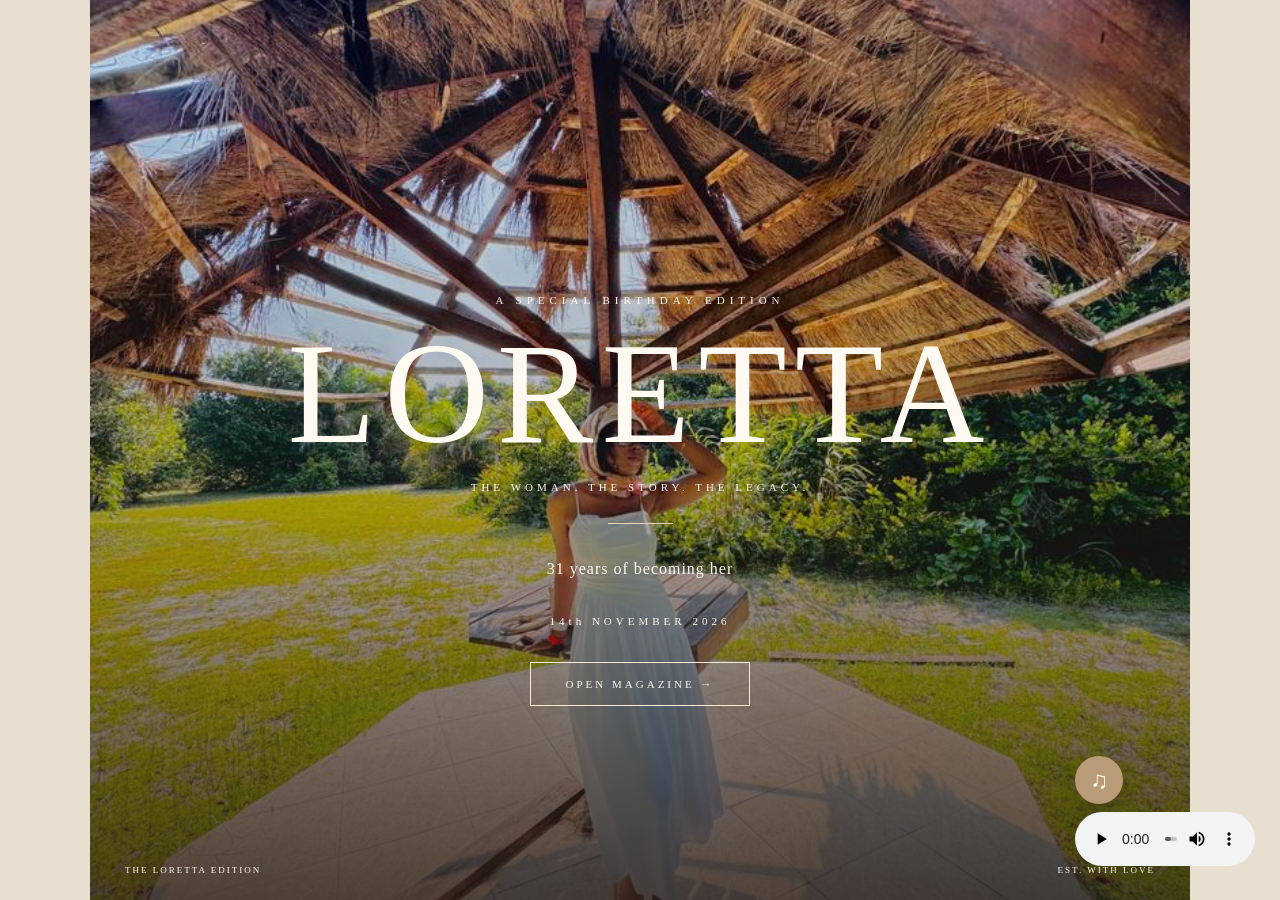
<file: index.html>
<!DOCTYPE html>
<html lang="en">
<head>
    <meta charset="UTF-8">
    <meta name="viewport" content="width=device-width, initial-scale=1.0">
    <title>LORETTA | Birthday Edition</title>

    <link rel="stylesheet" href="style.css">
</head>
<body>
    <div class="music-button">
    <label for="loretta-music">♫</label>
    <audio id="loretta-music" controls loop>
        <source src="music/music.mp3" type="audio/mpeg">
    </audio>
</div>
    <main class="magazine-cover">

        <div class="cover-image">
            <img src="images/lorettacover.jpeg" alt="Loretta - Birthday Edition">
        </div>

        <div class="cover-content">

            <p class="edition">A SPECIAL BIRTHDAY EDITION</p>

            <h1>LORETTA</h1>

            <p class="cover-subtitle">
                THE WOMAN. THE STORY. THE LEGACY.
            </p>

            <div class="cover-divider"></div>

            <p class="cover-description">
                31 years of becoming her
            </p>

            <p class="cover-date">
               14th NOVEMBER 2026
            </p>

            <a href="contents.html" class="open-magazine">
                OPEN MAGAZINE →
            </a>

        </div>

        <div class="cover-footer">
            <span>THE LORETTA EDITION</span>
            <span>EST. WITH LOVE</span>
        </div>

    </main>

</body>
</html>
</file>
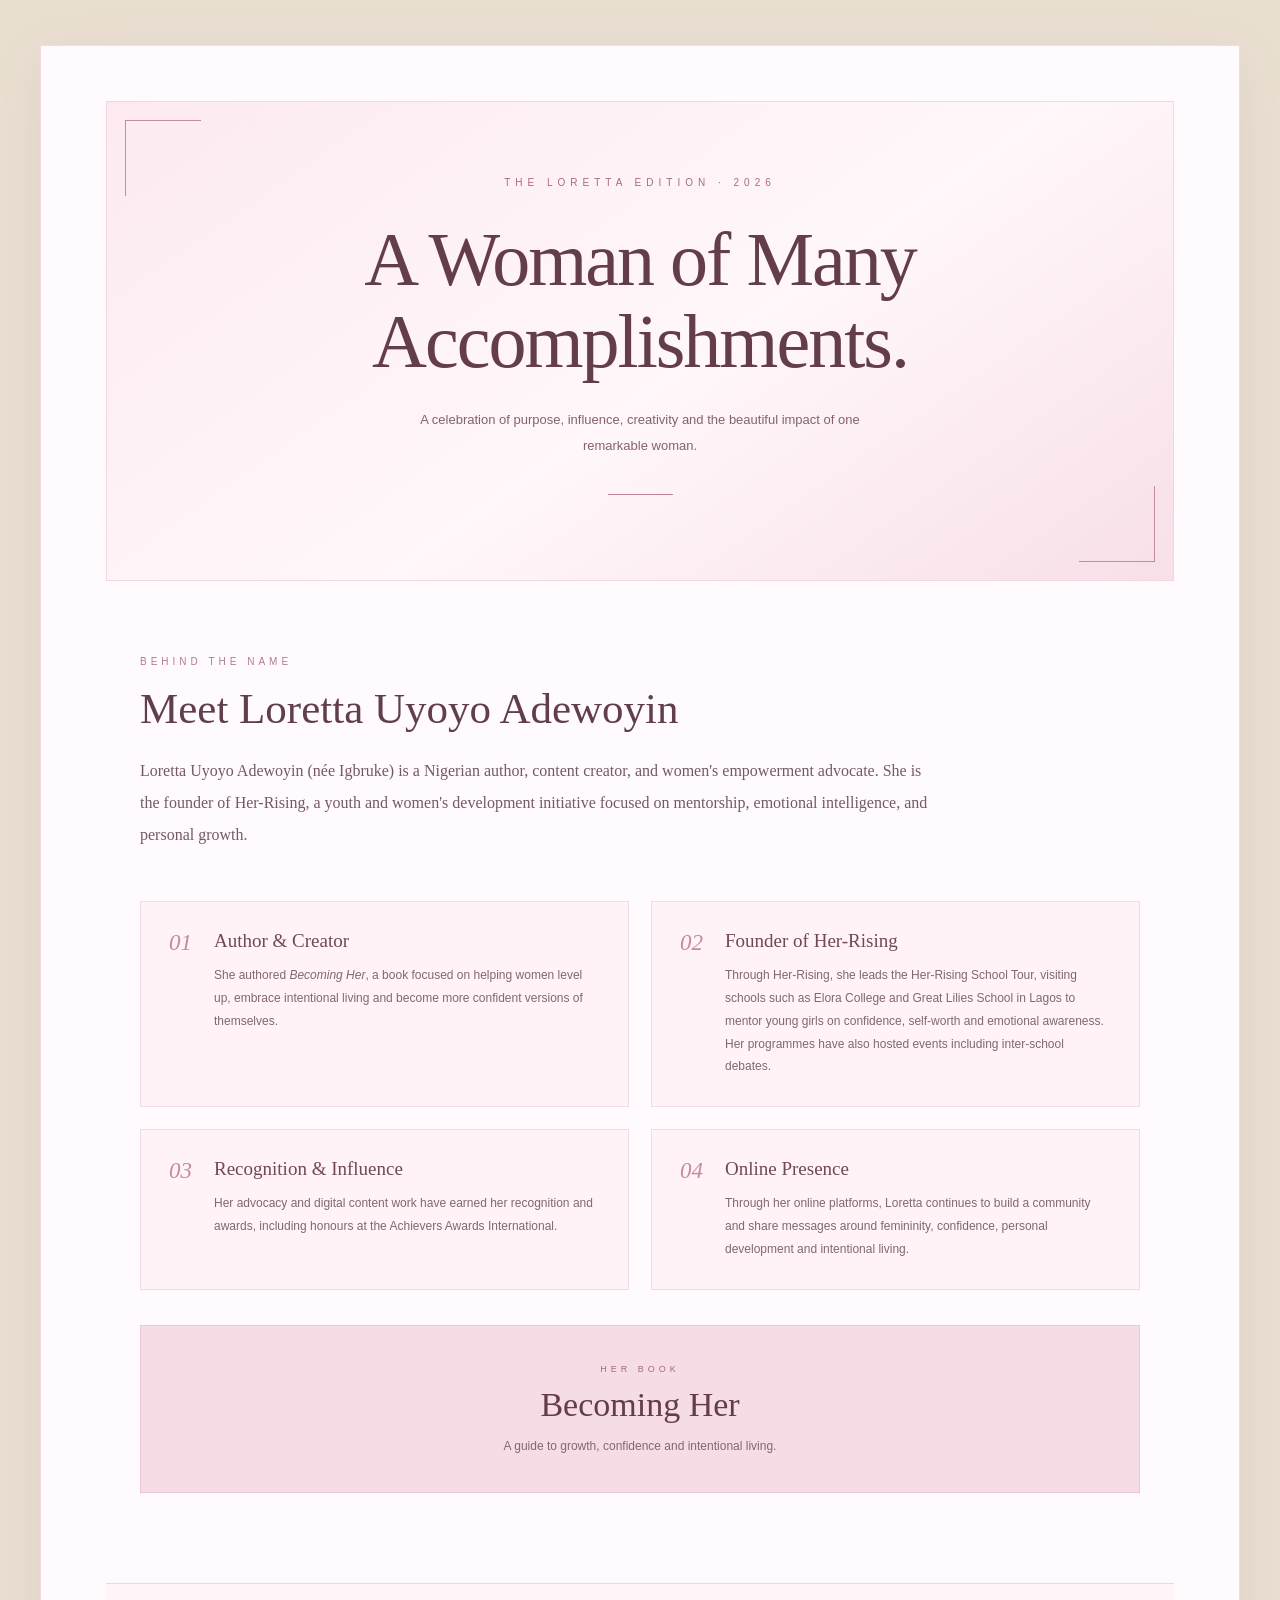
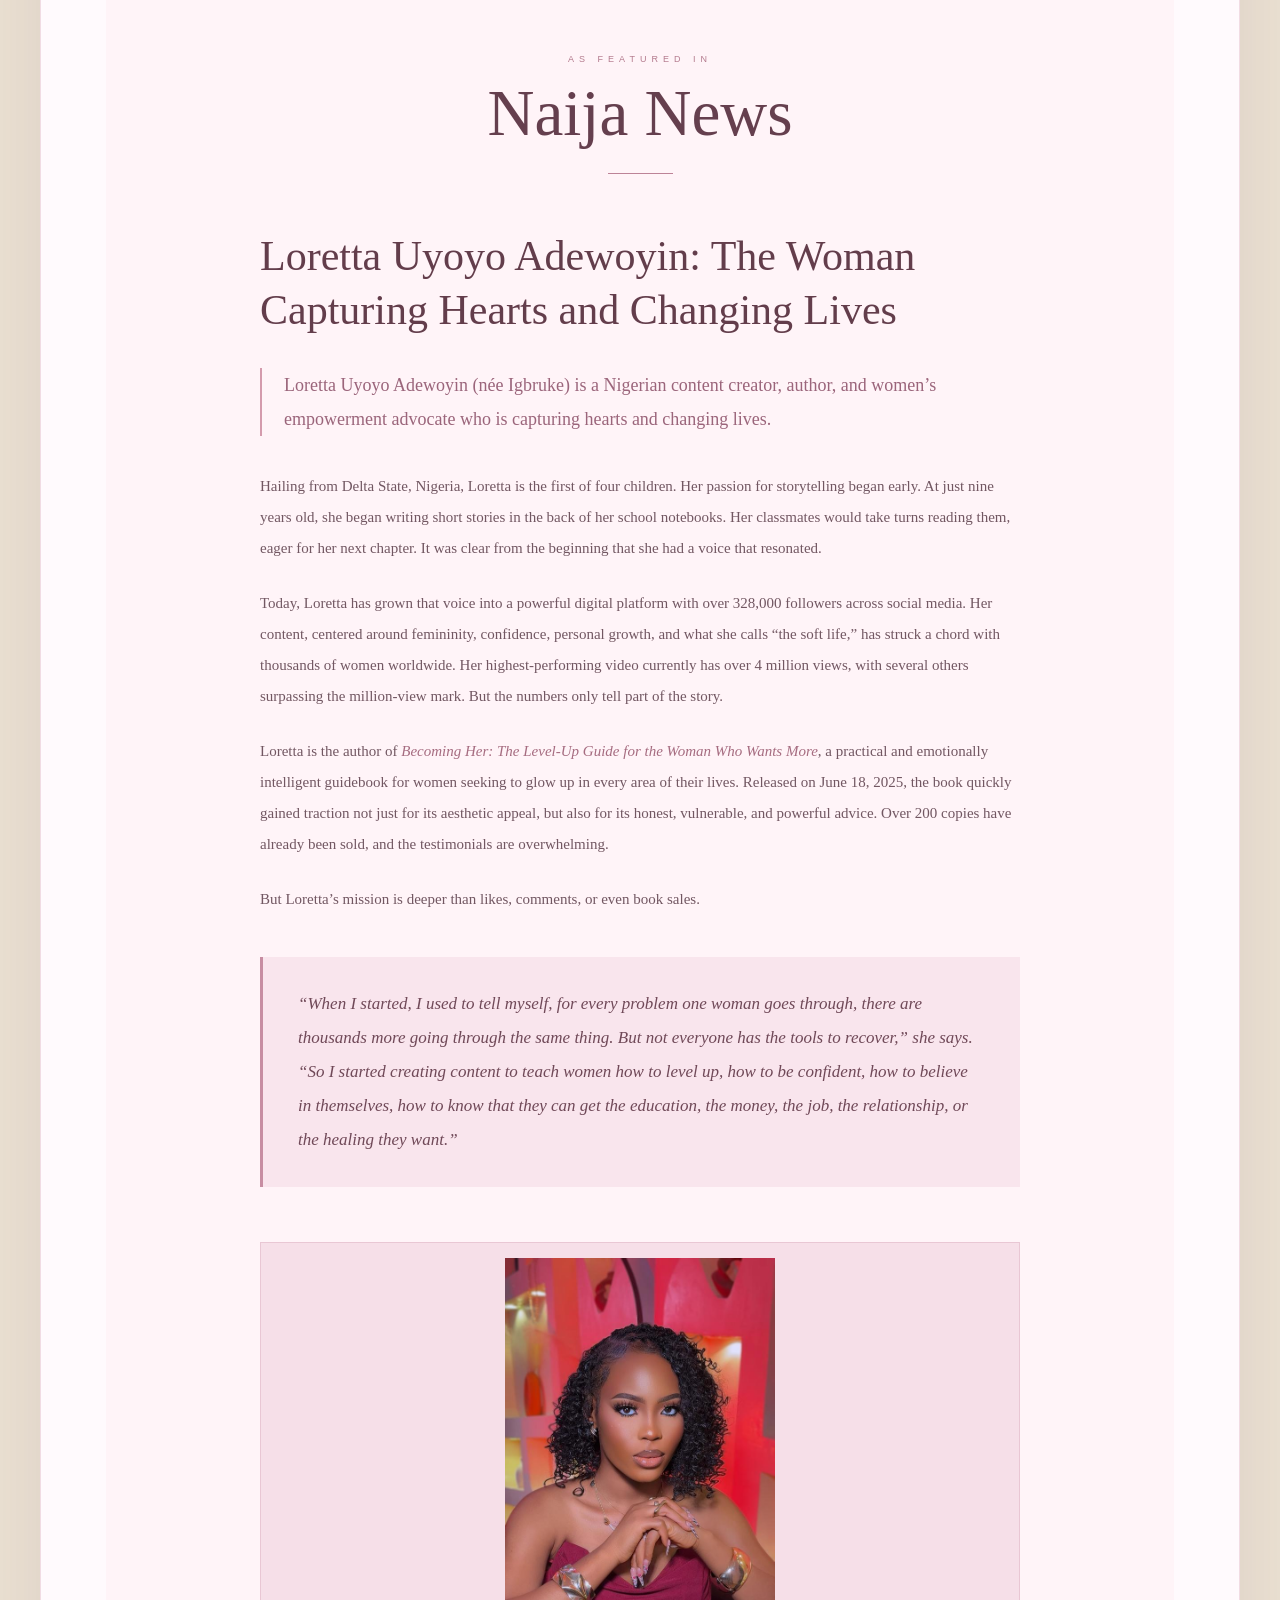
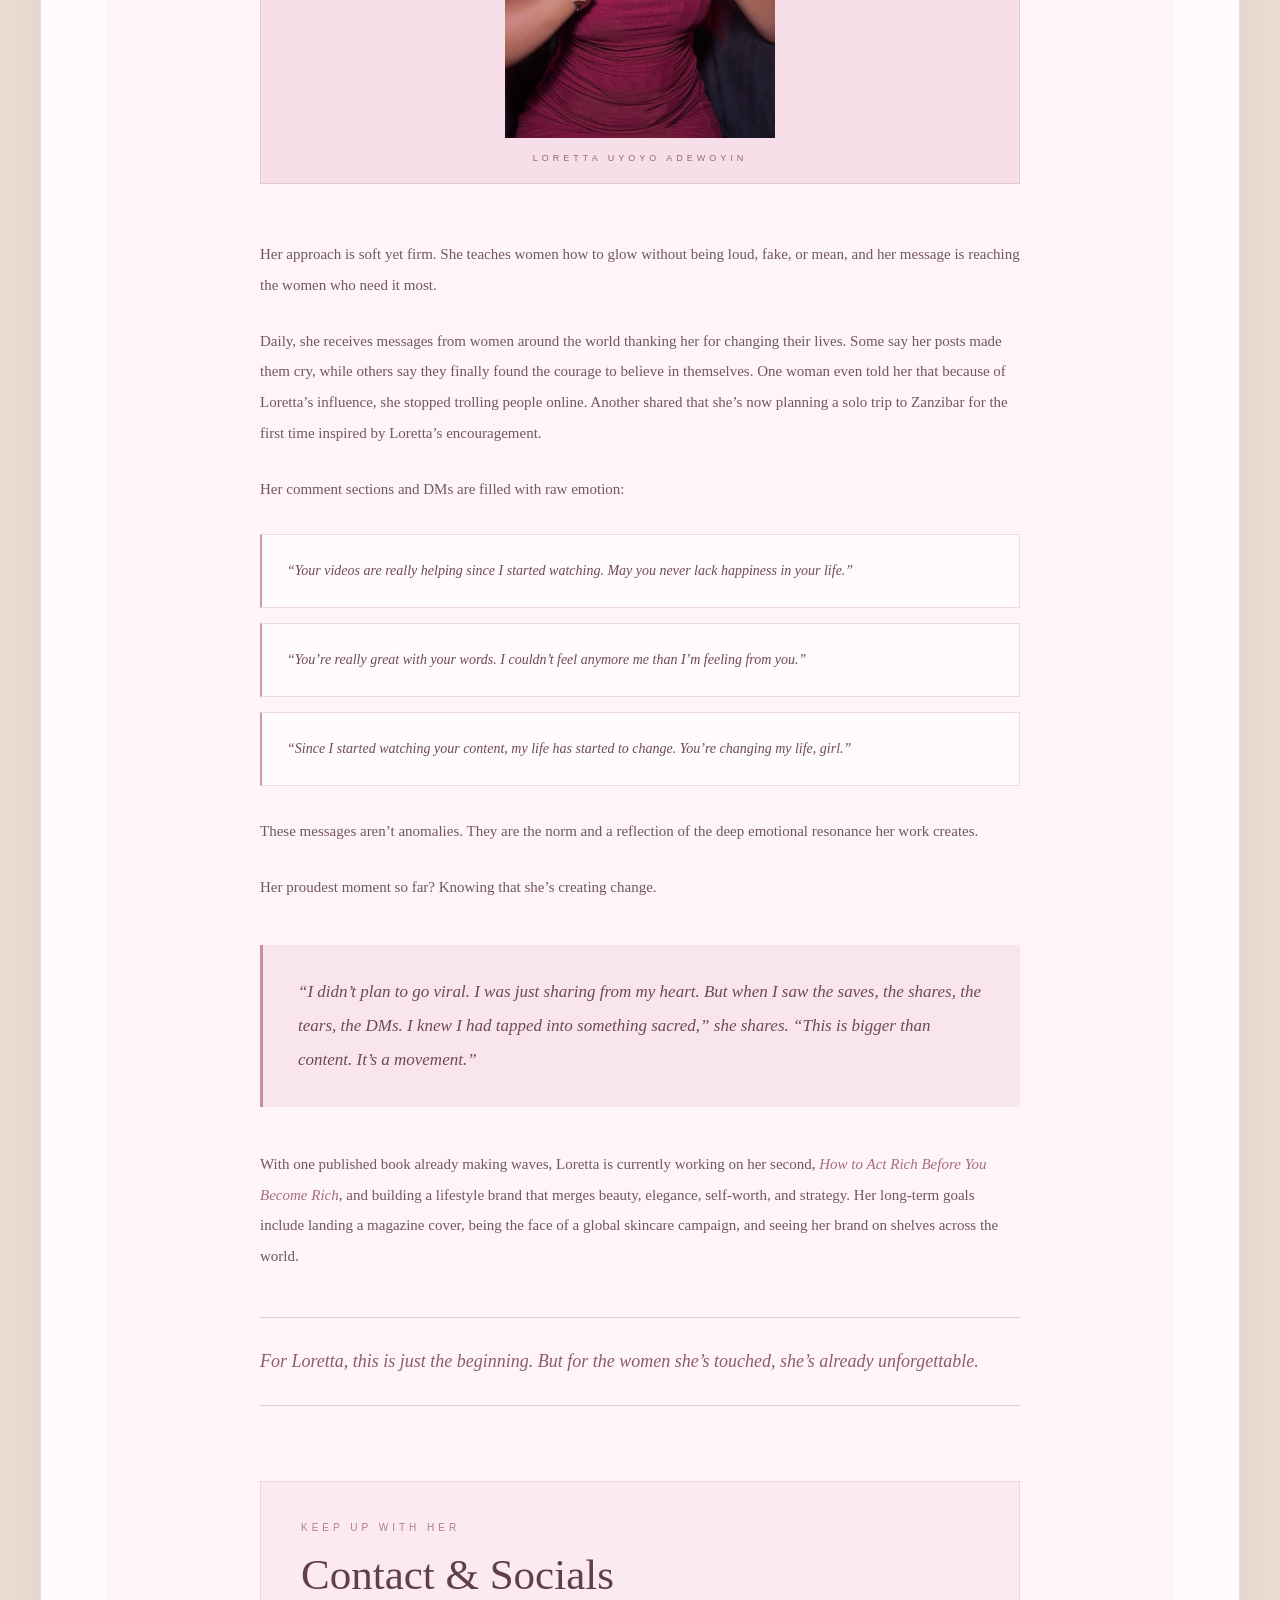
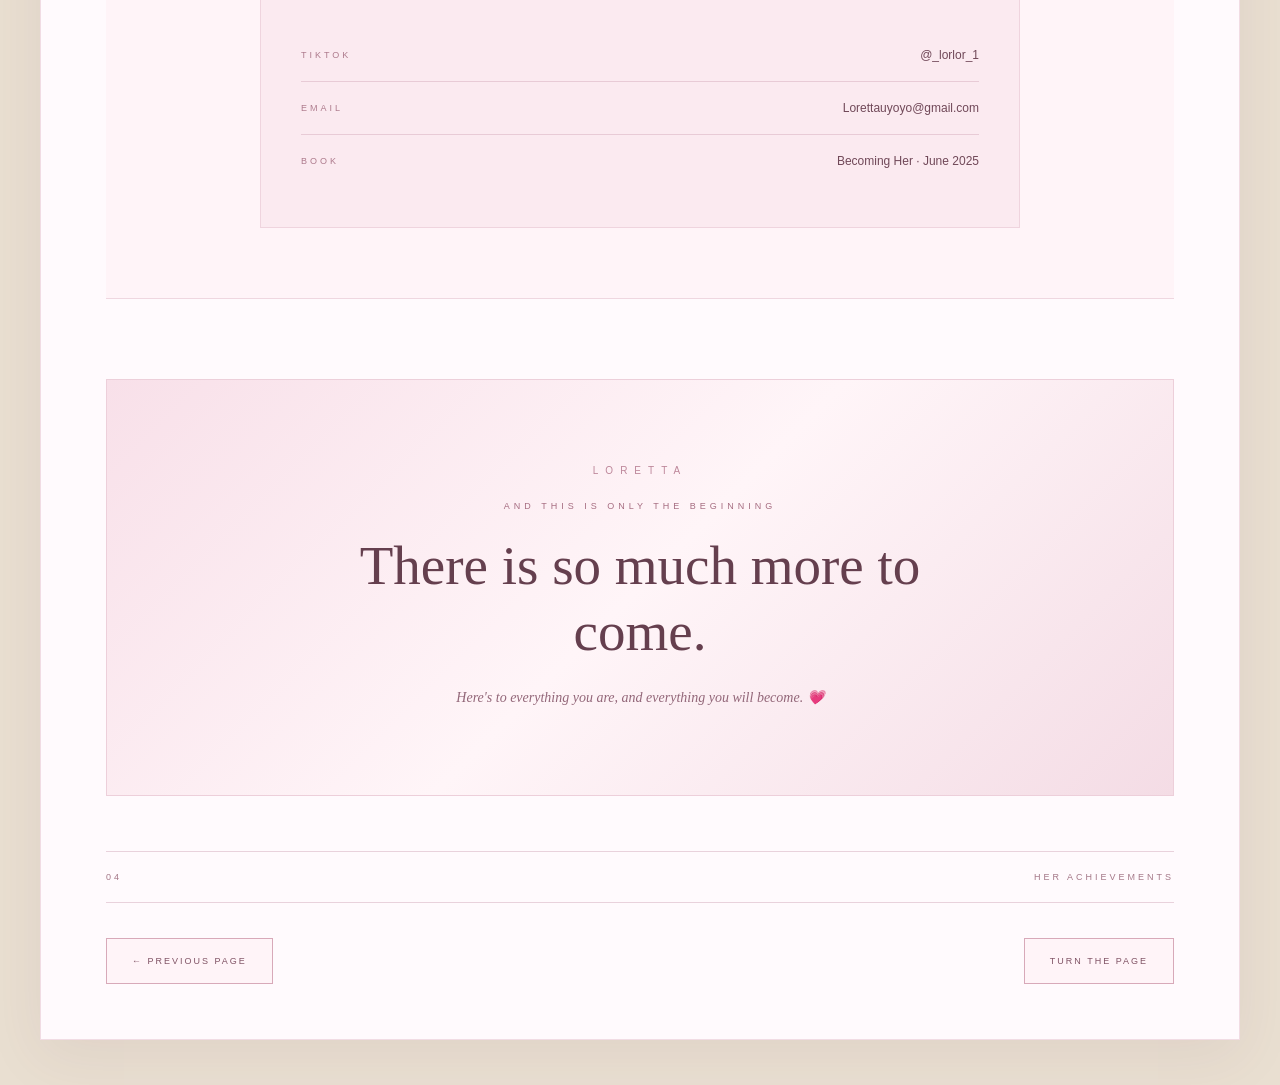
<file: achievements.html>
<!DOCTYPE html>
<html lang="en">
<head>
    <meta charset="UTF-8">
    <meta name="viewport" content="width=device-width, initial-scale=1.0">
    <title>Her Achievements | LORETTA</title>
    <link rel="stylesheet" href="style.css">
</head>

<body>

<main class="achievements-page">

    <header class="achievements-header">
        <p class="achievements-edition">THE LORETTA EDITION · 2026</p>
        <h1>A Woman of Many Accomplishments.</h1>
        <p class="achievements-intro">
            A celebration of purpose, influence, creativity
            and the beautiful impact of one remarkable woman.
        </p>
        <div class="achievements-divider"></div>
    </header>


    <!-- HER STORY -->

    <section class="loretta-profile">

        <p class="profile-label">BEHIND THE NAME</p>

        <h2>Meet Loretta Uyoyo Adewoyin</h2>

        <p class="profile-description">
            Loretta Uyoyo Adewoyin (née Igbruke) is a Nigerian author,
            content creator, and women's empowerment advocate. She is
            the founder of Her-Rising, a youth and women's development
            initiative focused on mentorship, emotional intelligence,
            and personal growth.
        </p>

        <div class="profile-details">

            <div class="profile-detail">
                <span>01</span>
                <div>
                    <h3>Author & Creator</h3>
                    <p>
                        She authored <em>Becoming Her</em>, a book focused
                        on helping women level up, embrace intentional
                        living and become more confident versions of themselves.
                    </p>
                </div>
            </div>

            <div class="profile-detail">
                <span>02</span>
                <div>
                    <h3>Founder of Her-Rising</h3>
                    <p>
                        Through Her-Rising, she leads the Her-Rising
                        School Tour, visiting schools such as Elora College
                        and Great Lilies School in Lagos to mentor young
                        girls on confidence, self-worth and emotional
                        awareness. Her programmes have also hosted events
                        including inter-school debates.
                    </p>
                </div>
            </div>

            <div class="profile-detail">
                <span>03</span>
                <div>
                    <h3>Recognition & Influence</h3>
                    <p>
                        Her advocacy and digital content work have earned
                        her recognition and awards, including honours at
                        the Achievers Awards International.
                    </p>
                </div>
            </div>

            <div class="profile-detail">
                <span>04</span>
                <div>
                    <h3>Online Presence</h3>
                    <p>
                        Through her online platforms, Loretta continues
                        to build a community and share messages around
                        femininity, confidence, personal development
                        and intentional living.
                    </p>
                </div>
            </div>

        </div>

        <div class="profile-book">
            <p>HER BOOK</p>
            <h3>Becoming Her</h3>
            <span>A guide to growth, confidence and intentional living.</span>
        </div>

    </section>


    <!-- NAIJA NEWS FEATURE -->

    <section class="naija-feature">

        <header class="naija-heading">
            <p>AS FEATURED IN</p>
            <h2>Naija News</h2>
            <div class="naija-line"></div>
        </header>

        <article class="naija-article">

            <h3 class="naija-article-title">
                Loretta Uyoyo Adewoyin: The Woman Capturing Hearts
                and Changing Lives
            </h3>

            <p class="naija-lead">
                Loretta Uyoyo Adewoyin (née Igbruke) is a Nigerian
                content creator, author, and women’s empowerment
                advocate who is capturing hearts and changing lives.
            </p>

            <p>
                Hailing from Delta State, Nigeria, Loretta is the first
                of four children. Her passion for storytelling began early.
                At just nine years old, she began writing short stories
                in the back of her school notebooks. Her classmates would
                take turns reading them, eager for her next chapter.
                It was clear from the beginning that she had a voice
                that resonated.
            </p>

            <p>
                Today, Loretta has grown that voice into a powerful
                digital platform with over 328,000 followers across
                social media. Her content, centered around femininity,
                confidence, personal growth, and what she calls
                “the soft life,” has struck a chord with thousands
                of women worldwide. Her highest-performing video
                currently has over 4 million views, with several others
                surpassing the million-view mark. But the numbers
                only tell part of the story.
            </p>

            <p>
                Loretta is the author of
                <em>Becoming Her: The Level-Up Guide for the Woman
                Who Wants More</em>, a practical and emotionally
                intelligent guidebook for women seeking to glow up
                in every area of their lives. Released on June 18, 2025,
                the book quickly gained traction not just for its
                aesthetic appeal, but also for its honest, vulnerable,
                and powerful advice. Over 200 copies have already
                been sold, and the testimonials are overwhelming.
            </p>

            <p>
                But Loretta’s mission is deeper than likes, comments,
                or even book sales.
            </p>

            <blockquote>
                “When I started, I used to tell myself, for every problem
                one woman goes through, there are thousands more going
                through the same thing. But not everyone has the tools
                to recover,” she says. “So I started creating content
                to teach women how to level up, how to be confident,
                how to believe in themselves, how to know that they
                can get the education, the money, the job, the relationship,
                or the healing they want.”
            </blockquote>

            <!-- LORETTA'S PHOTOGRAPH -->

            <div class="naija-photo">
                <img src="images/remark.jpeg" alt="Loretta Uyoyo Adewoyin">
                <span>LORETTA UYOYO ADEWOYIN</span>
            </div>

            <p>
                Her approach is soft yet firm. She teaches women how
                to glow without being loud, fake, or mean, and her
                message is reaching the women who need it most.
            </p>

            <p>
                Daily, she receives messages from women around the
                world thanking her for changing their lives. Some say
                her posts made them cry, while others say they finally
                found the courage to believe in themselves. One woman
                even told her that because of Loretta’s influence,
                she stopped trolling people online. Another shared
                that she’s now planning a solo trip to Zanzibar for
                the first time inspired by Loretta’s encouragement.
            </p>

            <p>
                Her comment sections and DMs are filled with raw emotion:
            </p>

            <div class="naija-testimonials">

                <blockquote>
                    “Your videos are really helping since I started
                    watching. May you never lack happiness in your life.”
                </blockquote>

                <blockquote>
                    “You’re really great with your words. I couldn’t
                    feel anymore me than I’m feeling from you.”
                </blockquote>

                <blockquote>
                    “Since I started watching your content, my life
                    has started to change. You’re changing my life, girl.”
                </blockquote>

            </div>

            <p>
                These messages aren’t anomalies. They are the norm
                and a reflection of the deep emotional resonance
                her work creates.
            </p>

            <p>
                Her proudest moment so far? Knowing that she’s
                creating change.
            </p>

            <blockquote>
                “I didn’t plan to go viral. I was just sharing from
                my heart. But when I saw the saves, the shares,
                the tears, the DMs. I knew I had tapped into something
                sacred,” she shares. “This is bigger than content.
                It’s a movement.”
            </blockquote>

            <p>
                With one published book already making waves, Loretta
                is currently working on her second,
                <em>How to Act Rich Before You Become Rich</em>,
                and building a lifestyle brand that merges beauty,
                elegance, self-worth, and strategy. Her long-term
                goals include landing a magazine cover, being the face
                of a global skincare campaign, and seeing her brand
                on shelves across the world.
            </p>

            <p class="naija-ending">
                For Loretta, this is just the beginning. But for the
                women she’s touched, she’s already unforgettable.
            </p>

        </article>

        <!-- CONTACT AND SOCIALS -->

        <section class="loretta-contact">

            <p class="profile-label">KEEP UP WITH HER</p>

            <h2>Contact & Socials</h2>

            <div class="contact-row">
                <span>TIKTOK</span>
                <strong>@_lorlor_1</strong>
            </div>

            <div class="contact-row">
                <span>EMAIL</span>
                <strong>Lorettauyoyo@gmail.com</strong>
            </div>

            <div class="contact-row">
                <span>BOOK</span>
                <strong>Becoming Her · June 2025</strong>
            </div>

        </section>

    </section>


    <!-- CLOSING -->

    <section class="achievements-closing">
        <p>AND THIS IS ONLY THE BEGINNING</p>
        <h2>There is so much more to come.</h2>
        <span>Here's to everything you are, and everything you will become. 💗</span>
    </section>


    <footer class="achievements-footer">
        <span>04</span>
        <span>HER ACHIEVEMENTS</span>
    </footer>

    <nav class="achievements-navigation">
        <a href="love.html">← PREVIOUS PAGE</a>
        <a href="childhood.html">TURN THE PAGE</a>
    </nav>

</main>

</body>
</html>
</file>
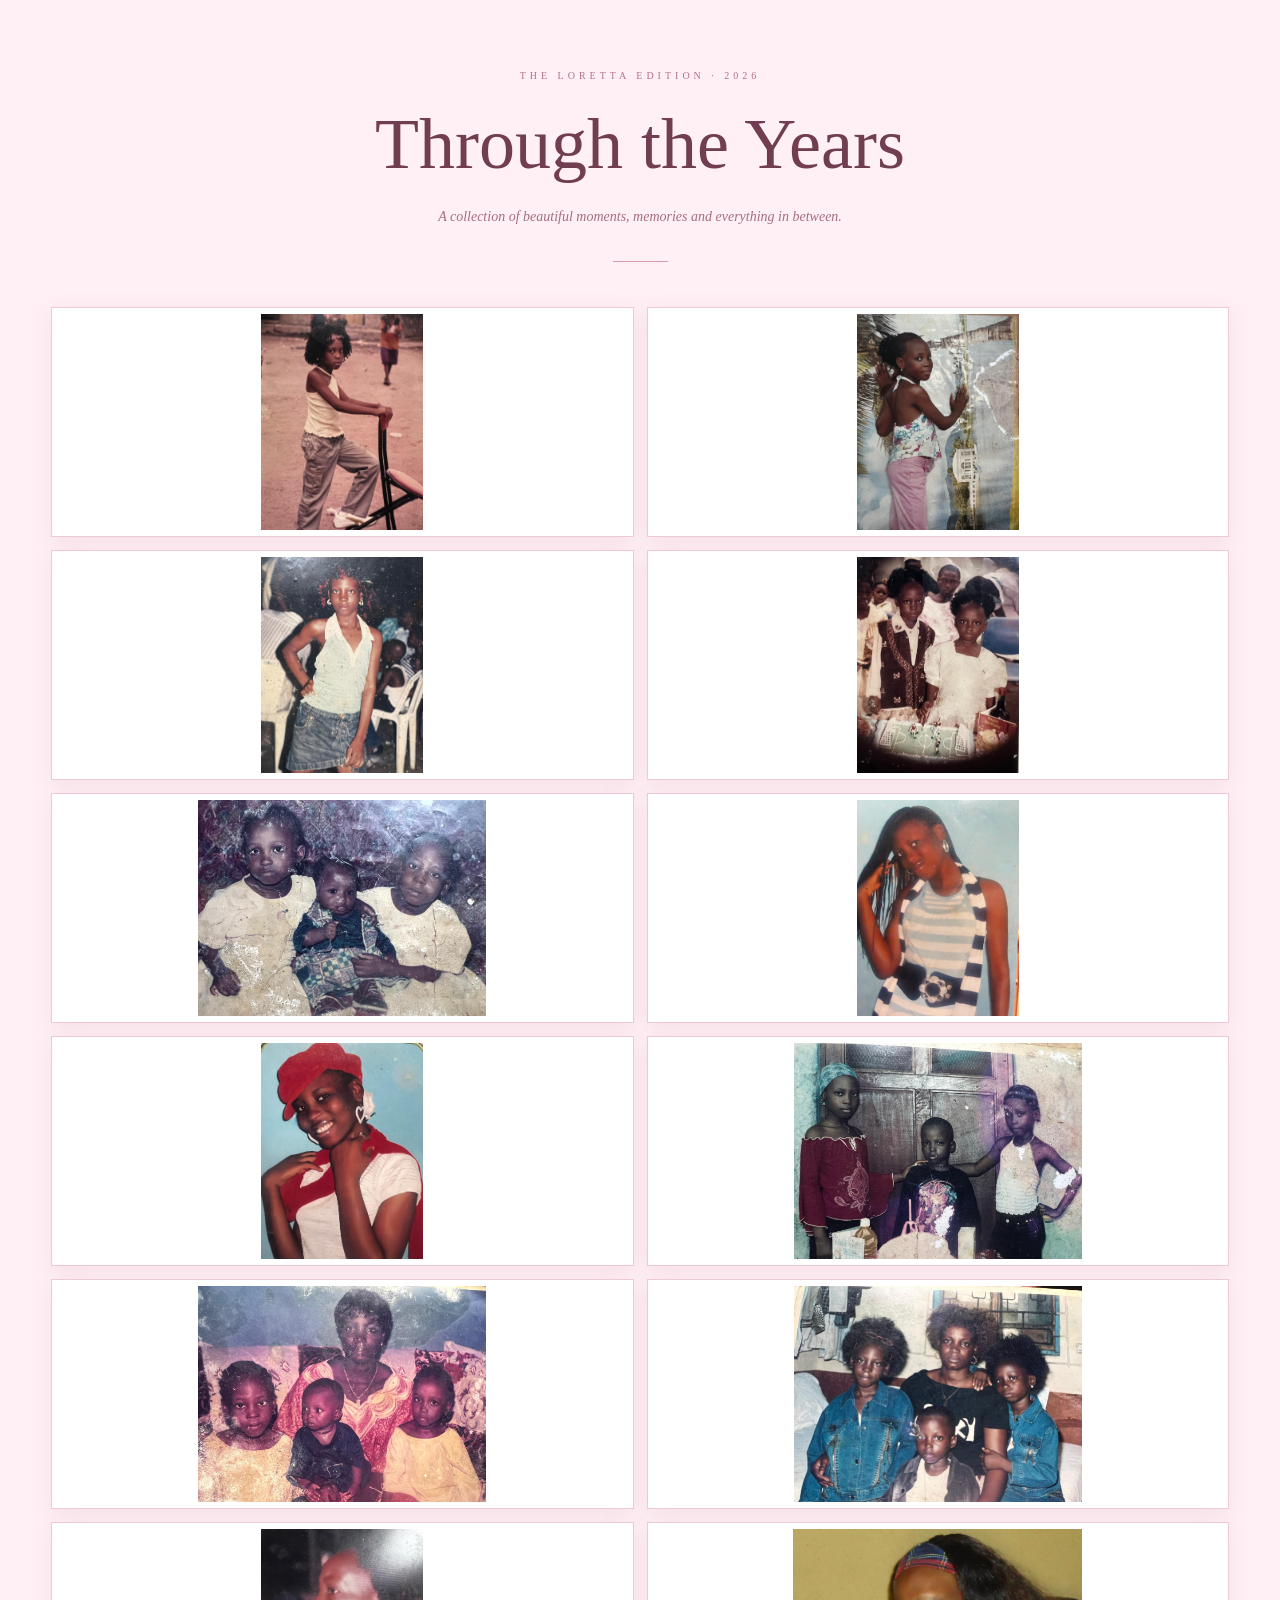
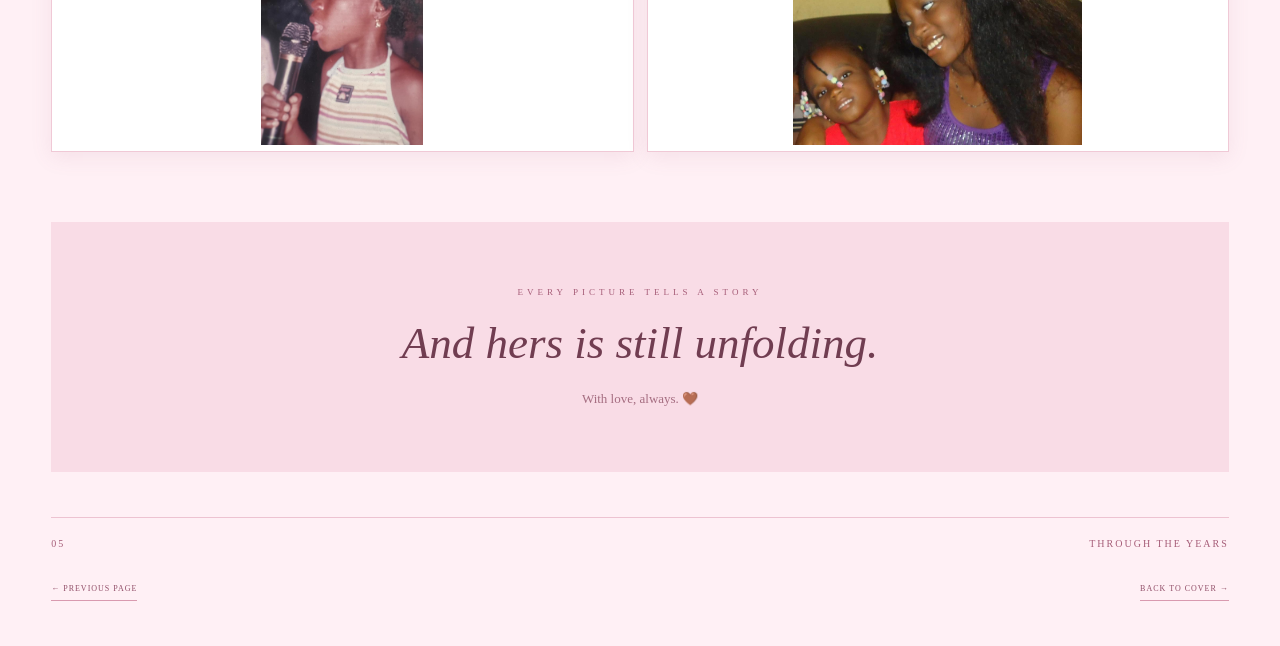
<file: childhood.html>
<!DOCTYPE html>
<html lang="en">
<head>
    <meta charset="UTF-8">
    <meta name="viewport" content="width=device-width, initial-scale=1.0">

    <title>Through the Years | LORETTA</title>

    <link rel="stylesheet" href="style.css">
</head>

<body>

<main class="childhood-page">

    <header class="childhood-header">

        <p class="childhood-edition">
            THE LORETTA EDITION · 2026
        </p>

        <h1>Through the Years</h1>

        <p class="childhood-subtitle">
            A collection of beautiful moments,
            memories and everything in between.
        </p>

        <div class="childhood-divider"></div>

    </header>


    <section class="childhood-gallery">

        <div class="childhood-photo">
            <img src="images/1.jpeg">
        </div>

        <div class="childhood-photo">
            <img src="images/2.jpeg" >
        </div>

        <div class="childhood-photo">
            <img src="images/3.jpeg">
        </div>

        <div class="childhood-photo">
            <img src="images/4.jpeg">
        </div>

        <div class="childhood-photo">
            <img src="images/5.jpeg">
        </div>

        <div class="childhood-photo">
            <img src="images/6.jpeg">
        </div>

        <div class="childhood-photo">
            <img src="images/7.jpeg">
        </div>

        <div class="childhood-photo">
            <img src="images/8.jpeg">
        </div>

        <div class="childhood-photo">
            <img src="images/9.jpeg">
        </div>

        <div class="childhood-photo">
            <img src="images/10.jpeg">
        </div>

        <div class="childhood-photo">
            <img src="images/11.jpeg">
        </div>

        <div class="childhood-photo">
            <img src="images/12.jpeg">
        </div>

    </section>


    <section class="childhood-closing">

        <p>EVERY PICTURE TELLS A STORY</p>

        <h2>And hers is still unfolding.</h2>

        <span>With love, always. 🤎</span>

    </section>


    <footer class="childhood-footer">
        <span>05</span>
        <span>THROUGH THE YEARS</span>
    </footer>


    <nav class="childhood-navigation">

        <a href="achievements.html">← PREVIOUS PAGE</a>

        <a href="index.html">BACK TO COVER →</a>

    </nav>

</main>

</body>
</html>
</file>
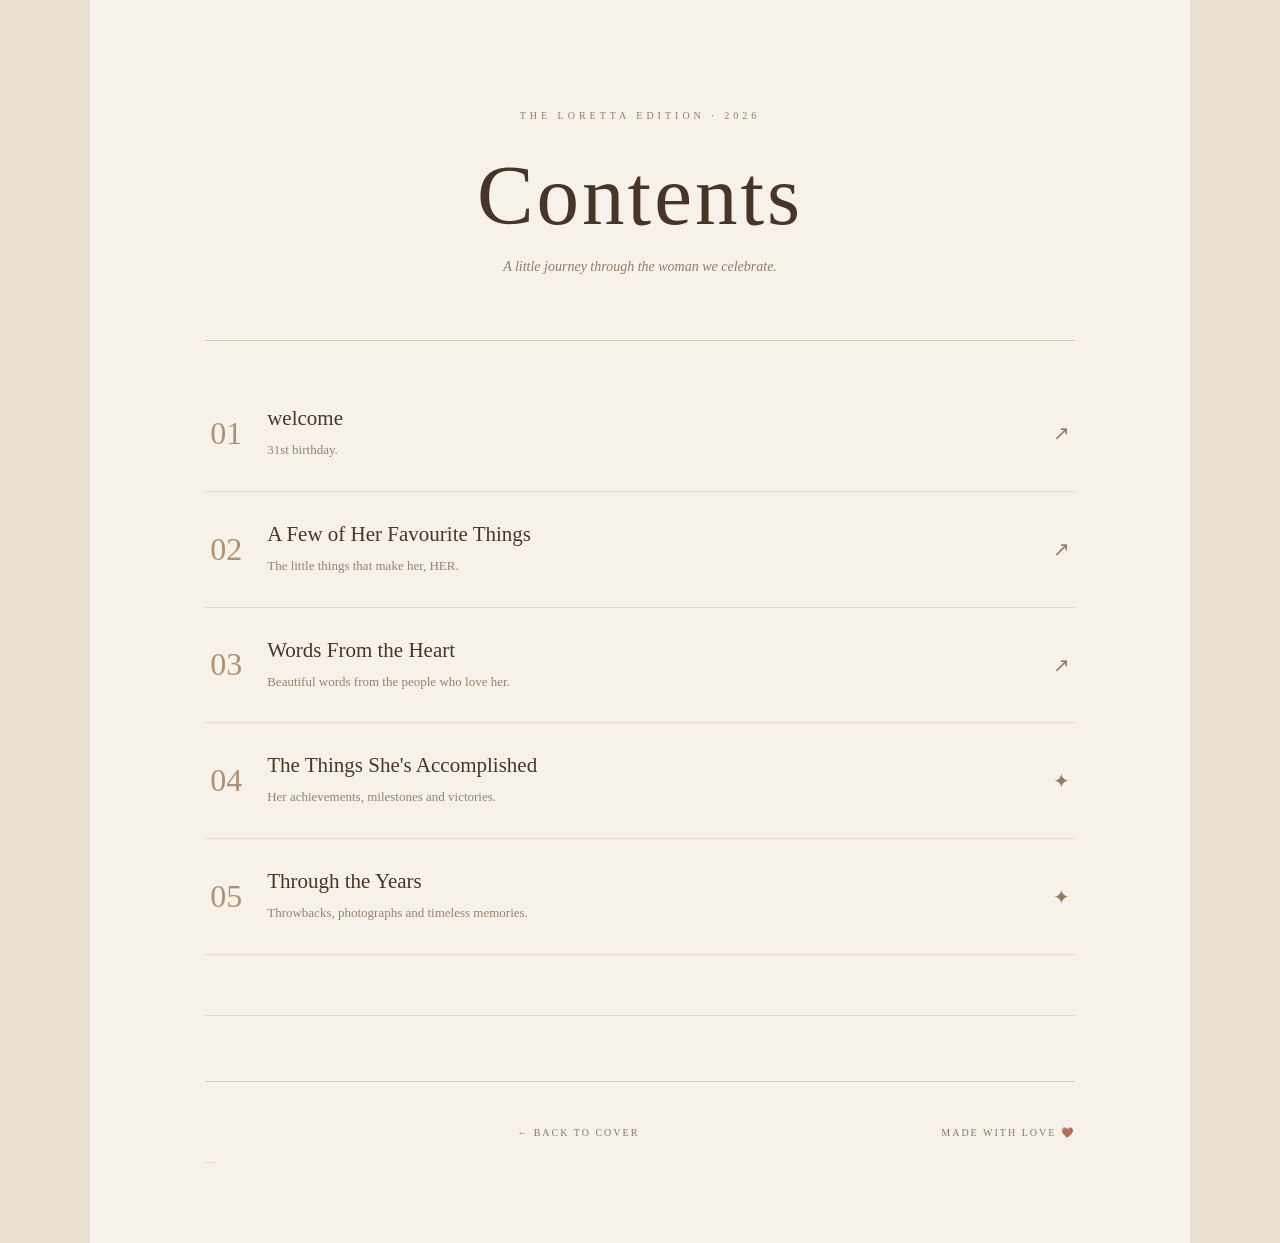
<file: contents.html>
<!DOCTYPE html>
<html lang="en">
<head>
    <meta charset="UTF-8">
    <meta name="viewport" content="width=device-width, initial-scale=1.0">
    <title>Contents | LORETTA</title>
    <link rel="stylesheet" href="style.css">
</head>

<body>

    <main class="contents-page">

        <header class="contents-header">
            <p class="contents-edition">THE LORETTA EDITION · 2026</p>
            <h1>Contents</h1>
            <p class="contents-subtitle">
                A little journey through the woman we celebrate.
            </p>
        </header>

        <div class="contents-divider"></div>

        <section class="contents-list">

            <a href="welcome.html" class="contents-item">
                <span class="contents-number">01</span>
                <span class="contents-info">
                    <span class="contents-title">welcome</span>
                    <span class="contents-description">31st birthday.</span>
                </span>
                <span class="contents-arrow">↗</span>
            </a>

            <a href="likes.html" class="contents-item">
                <span class="contents-number">02</span>
                <span class="contents-info">
                    <span class="contents-title">A Few of Her Favourite Things</span>
                    <span class="contents-description">The little things that make her, HER.</span>
                </span>
                <span class="contents-arrow">↗</span>
            </a>

            <a href="love.html" class="contents-item">
                <span class="contents-number">03</span>
                <span class="contents-info">
                    <span class="contents-title">Words From the Heart</span>
                    <span class="contents-description">Beautiful words from the people who love her.</span>
                </span>
                <span class="contents-arrow">↗</span>
            </a>

            <a href="achievements.html" class="contents-item">
                <span class="contents-number">04</span>
                <span class="contents-info">
                    <span class="contents-title">The Things She's Accomplished</span>
                    <span class="contents-description">Her achievements, milestones and victories.</span>
                </span>
                <span class="contents-arrow">✦</span>
            </a>

            <a href="childhood.html" class ="contents-item">
                <span class="contents-number">05</span>
                <span class="contents-info">
                    <span class="contents-title">Through the Years</span>
                    <span class="contents-description">Throwbacks, photographs and timeless memories.</span>
                </span>
                <span class="contents-arrow">✦</span>
            </div>

        </section>

        <footer class="contents-footer">
            <a href="index.html">← BACK TO COVER</a>
            <span>MADE WITH LOVE 🤎</span>
        </footer>

    </main>

</body>
</html>
</file>
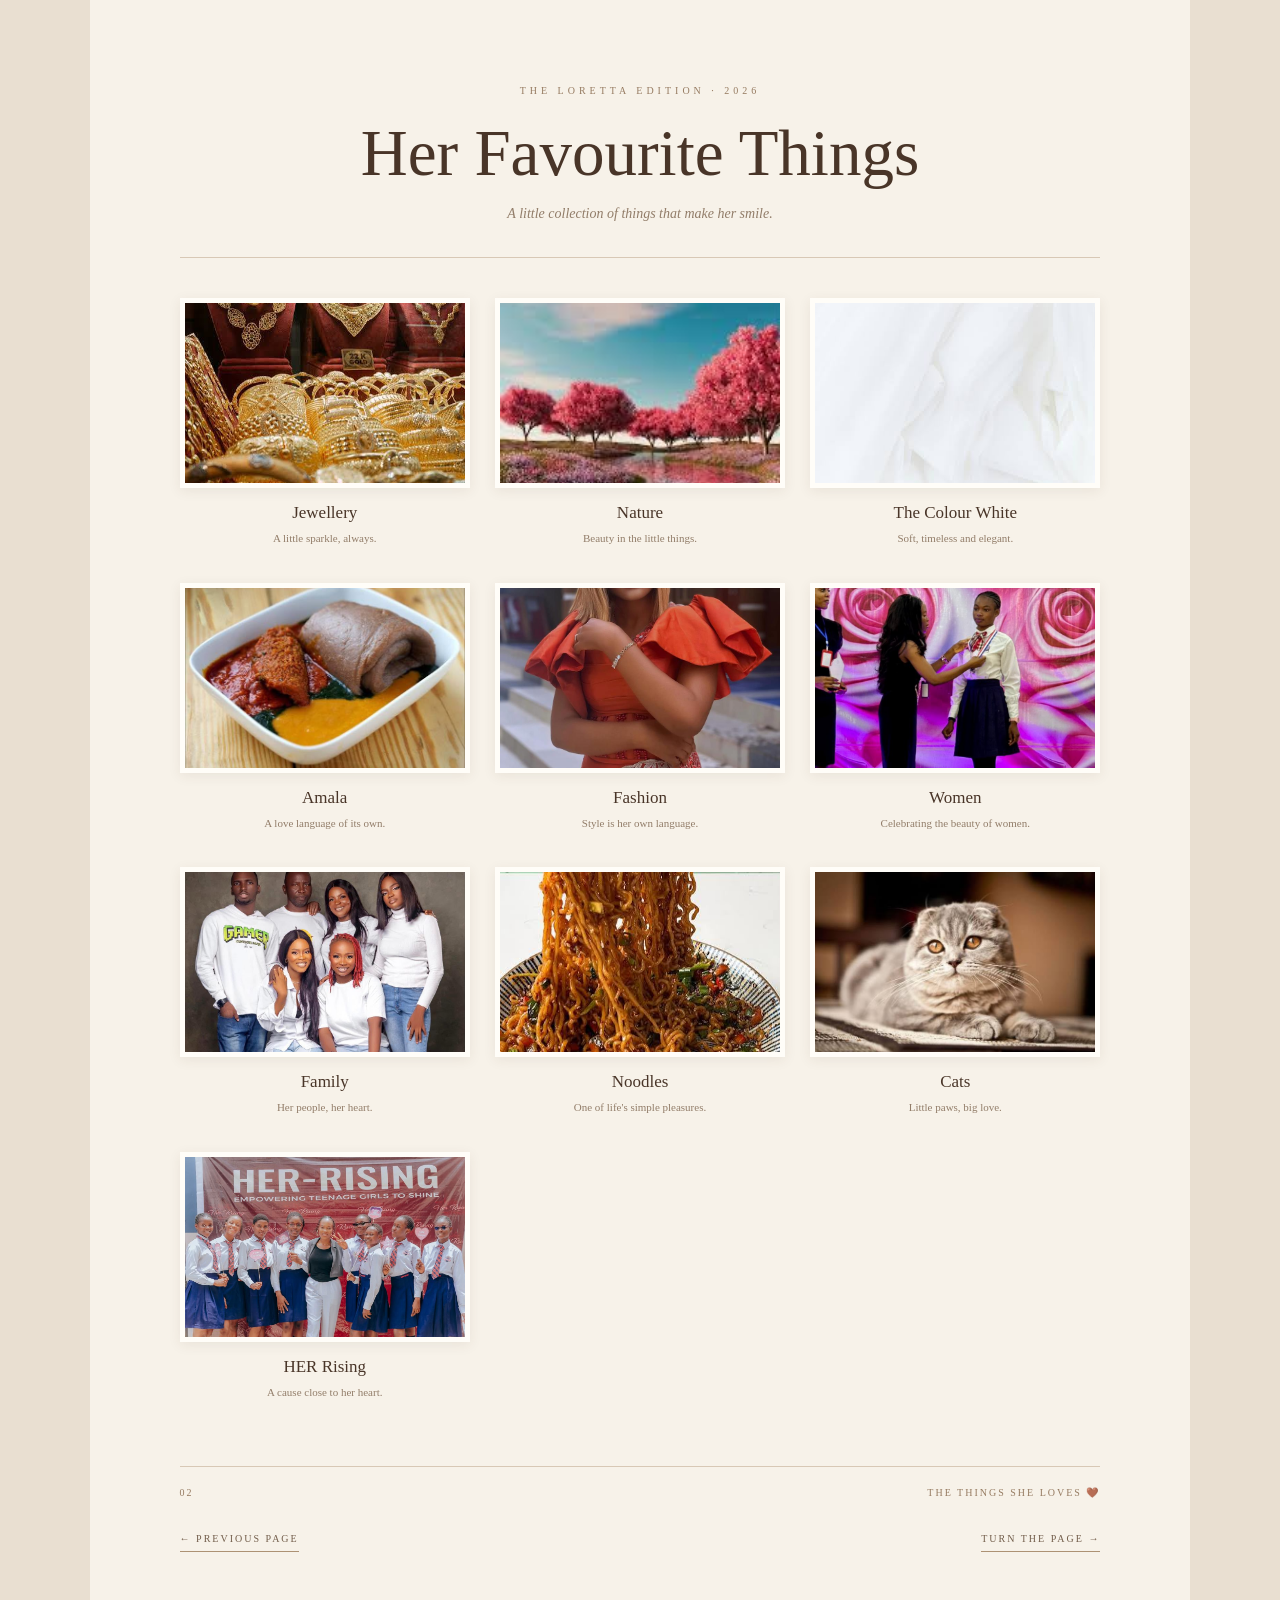
<file: likes.html>
<!DOCTYPE html>
<html lang="en">
<head>
    <meta charset="UTF-8">
    <meta name="viewport" content="width=device-width, initial-scale=1.0">
    <title>Her Favourite Things | LORETTA</title>
    <link rel="stylesheet" href="style.css">
</head>

<body>

    <main class="likes-page">

        <header class="likes-header">
            <p class="likes-edition">THE LORETTA EDITION · 2026</p>
            <h1>Her Favourite Things</h1>
            <p class="likes-subtitle">
                A little collection of things that make her smile.
            </p>
        </header>

        <div class="likes-divider"></div>

        <section class="likes-grid">

            <div class="like-card">
                <div class="like-image">
                    <img src="images/jewelry.jpeg" alt="Jewellery">
                </div>
                <h3>Jewellery</h3>
                <p>A little sparkle, always.</p>
            </div>

            <div class="like-card">
                <div class="like-image">
                    <img src="images/nature.jpeg" alt="Nature">
                </div>
                <h3>Nature</h3>
                <p>Beauty in the little things.</p>
            </div>

            <div class="like-card">
                <div class="like-image">
                    <img src="images/white.jpeg" alt="White">
                </div>
                <h3>The Colour White</h3>
                <p>Soft, timeless and elegant.</p>
            </div>

            <div class="like-card">
                <div class="like-image">
                    <img src="images/amala.jpeg" alt="Amala">
                </div>
                <h3>Amala</h3>
                <p>A love language of its own.</p>
            </div>

            <div class="like-card">
                <div class="like-image">
                    <img src="images/fashion.jpeg" alt="Fashion">
                </div>
                <h3>Fashion</h3>
                <p>Style is her own language.</p>
            </div>

            <div class="like-card">
                <div class="like-image">
                    <img src="images/women.jpeg" alt="Women">
                </div>
                <h3>Women</h3>
                <p>Celebrating the beauty of women.</p>
            </div>

            <div class="like-card">
                <div class="like-image">
                    <img src="images/family.jpeg" alt="Family">
                </div>
                <h3>Family</h3>
                <p>Her people, her heart.</p>
            </div>

            <div class="like-card">
                <div class="like-image">
                    <img src="images/noodles.jpeg" alt="Noodles">
                </div>
                <h3>Noodles</h3>
                <p>One of life's simple pleasures.</p>
            </div>

            <div class="like-card">
                <div class="like-image">
                    <img src="images/cats.jpeg" alt="Cats">
                </div>
                <h3>Cats</h3>
                <p>Little paws, big love.</p>
            </div>

            <div class="like-card">
                <div class="like-image">
                    <img src="images/her rising.jpeg" alt="Her Rising">
                </div>
                <h3>HER Rising</h3>
                <p>A cause close to her heart.</p>
            </div>

        </section>

        <footer class="likes-footer">
            <span>02</span>
            <span>THE THINGS SHE LOVES 🤎</span>
        </footer>

        <div class="likes-navigation">
            <a href="welcome.html">← PREVIOUS PAGE</a>
            <a href="love.html">TURN THE PAGE →</a>
        </div>

    </main>

</body>
</html>
</file>
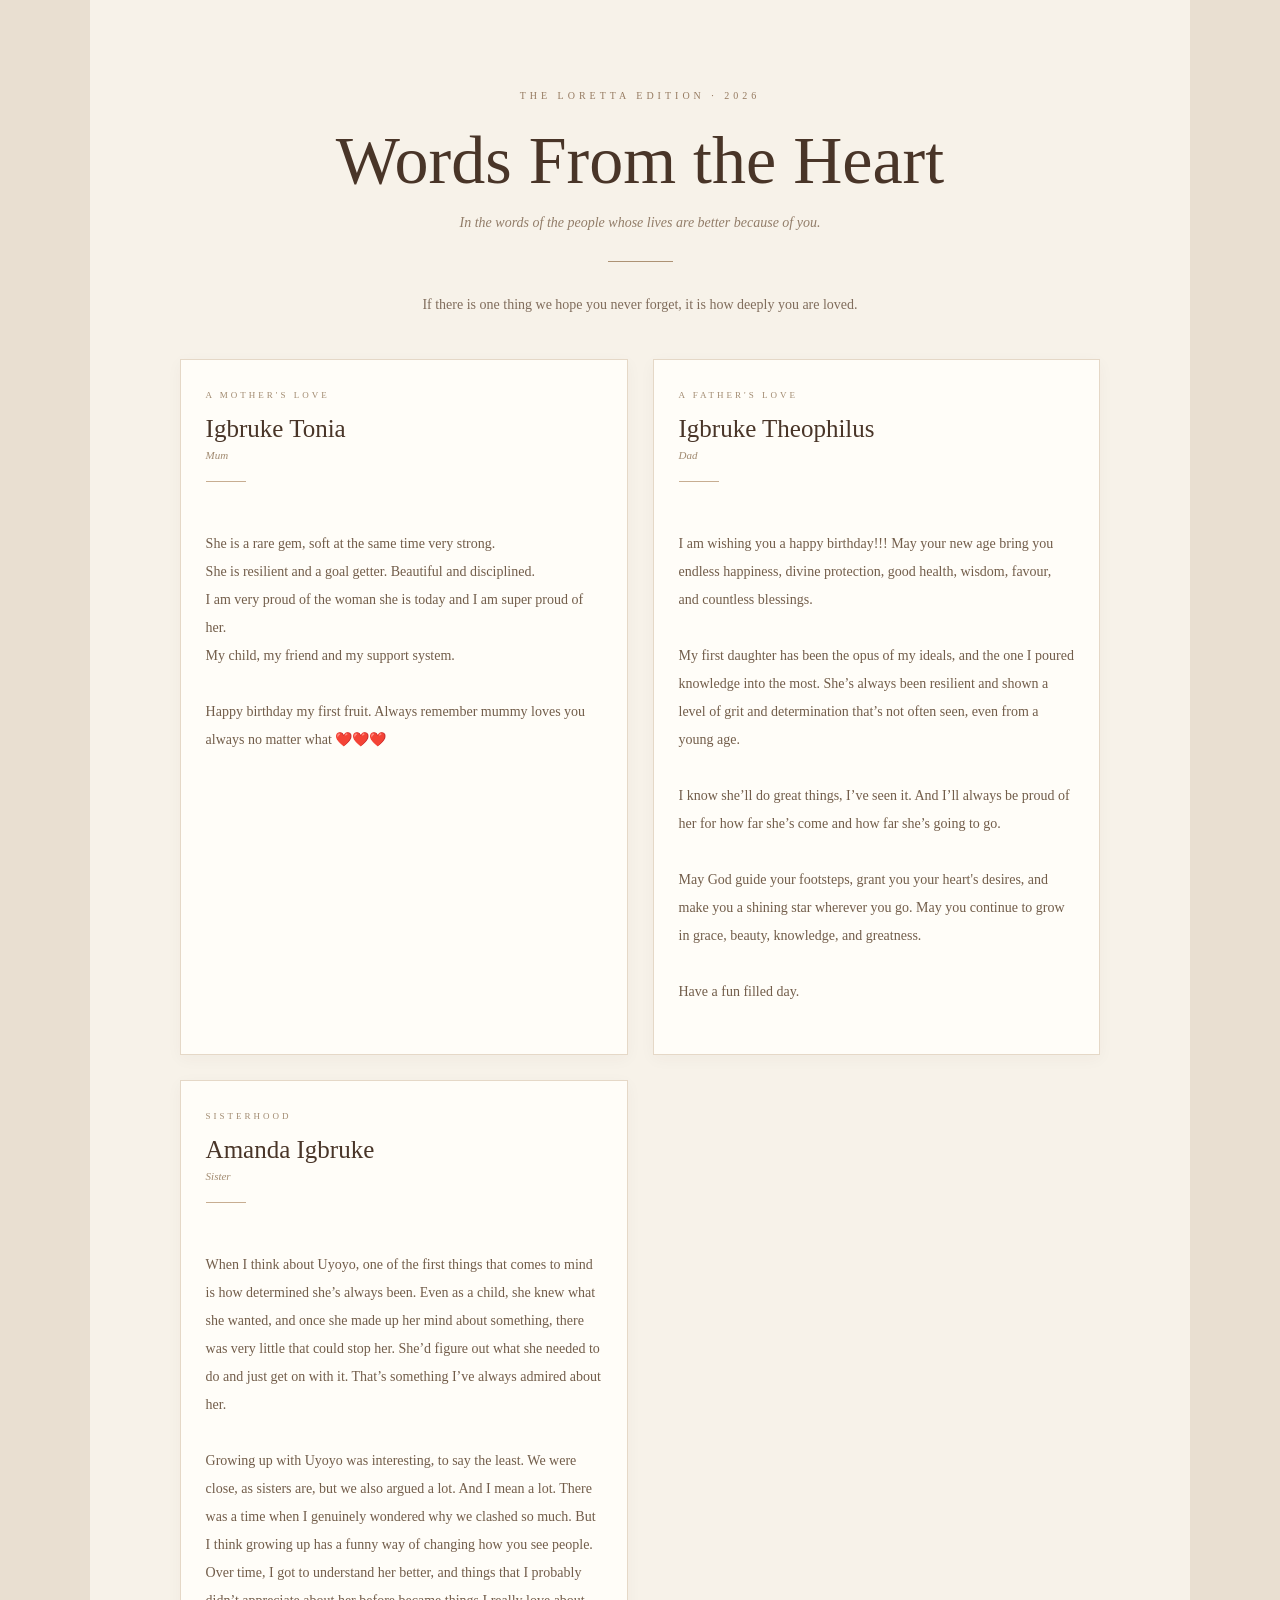
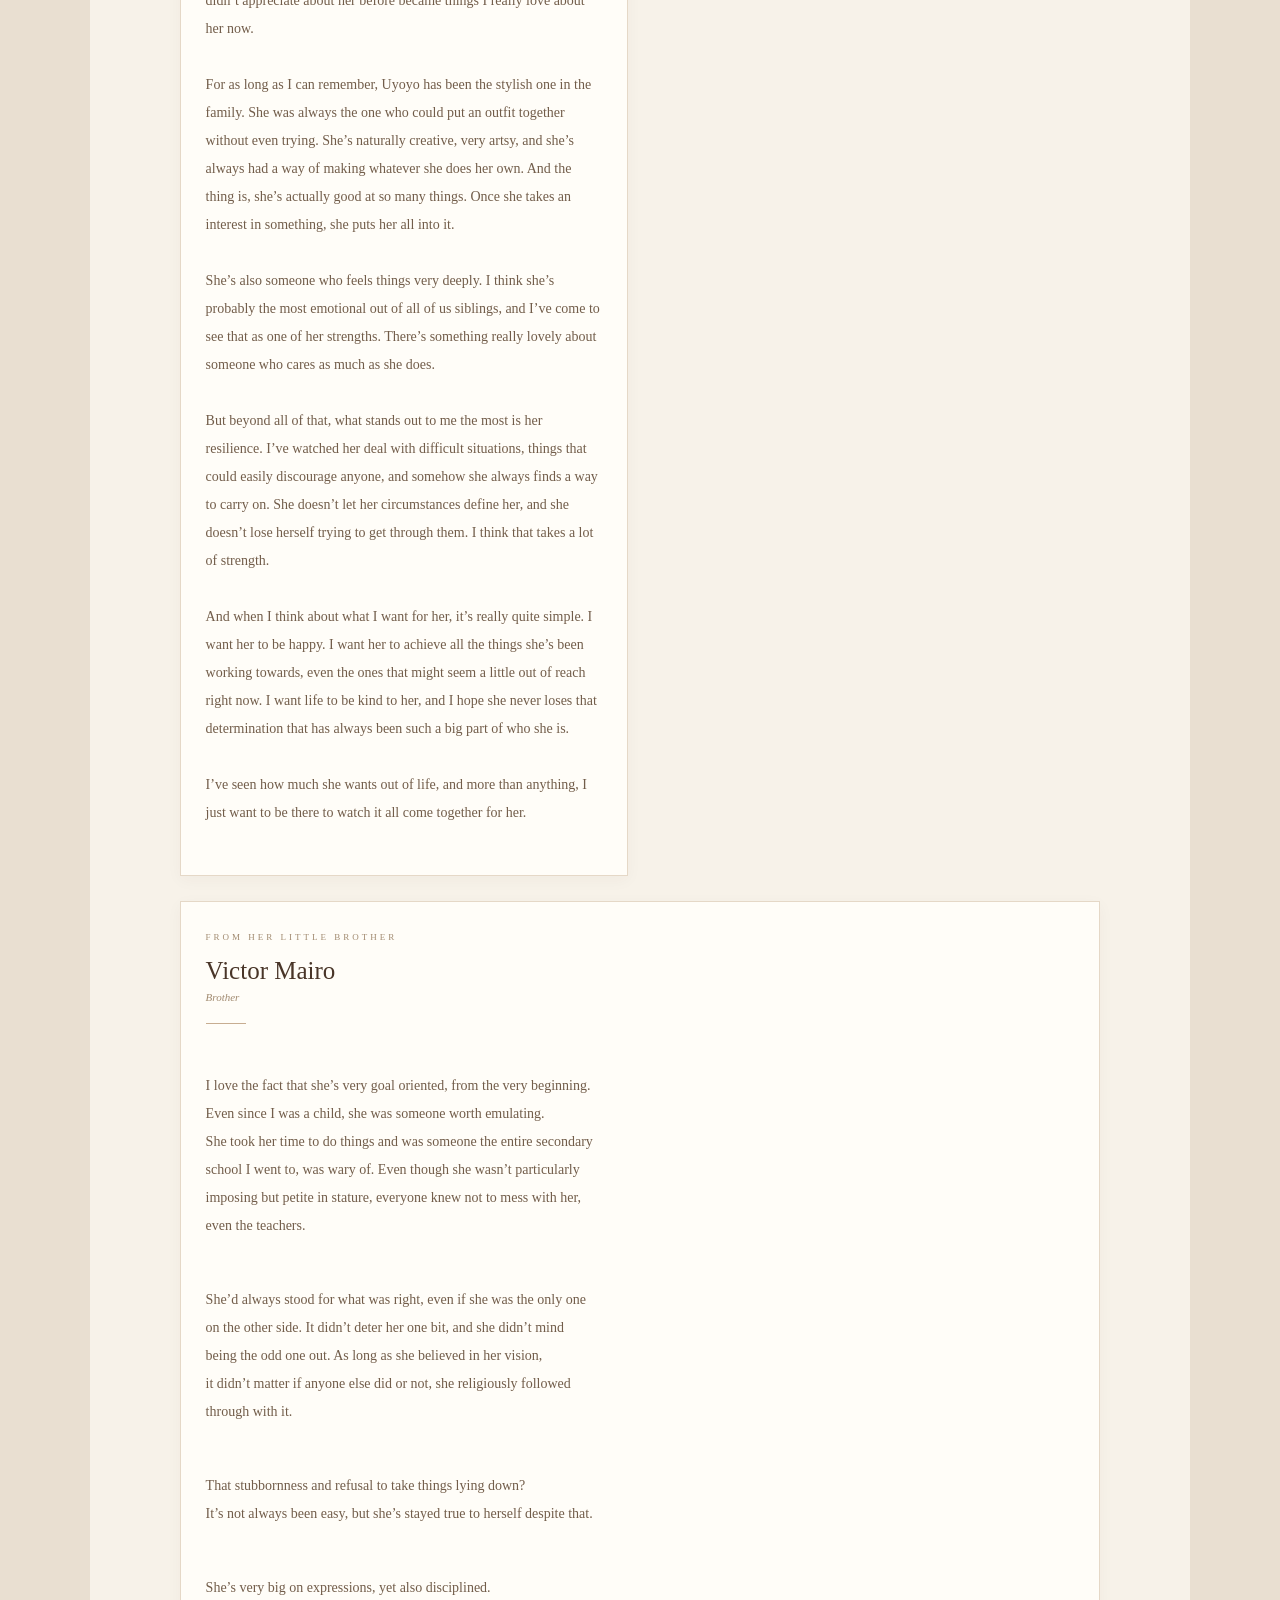
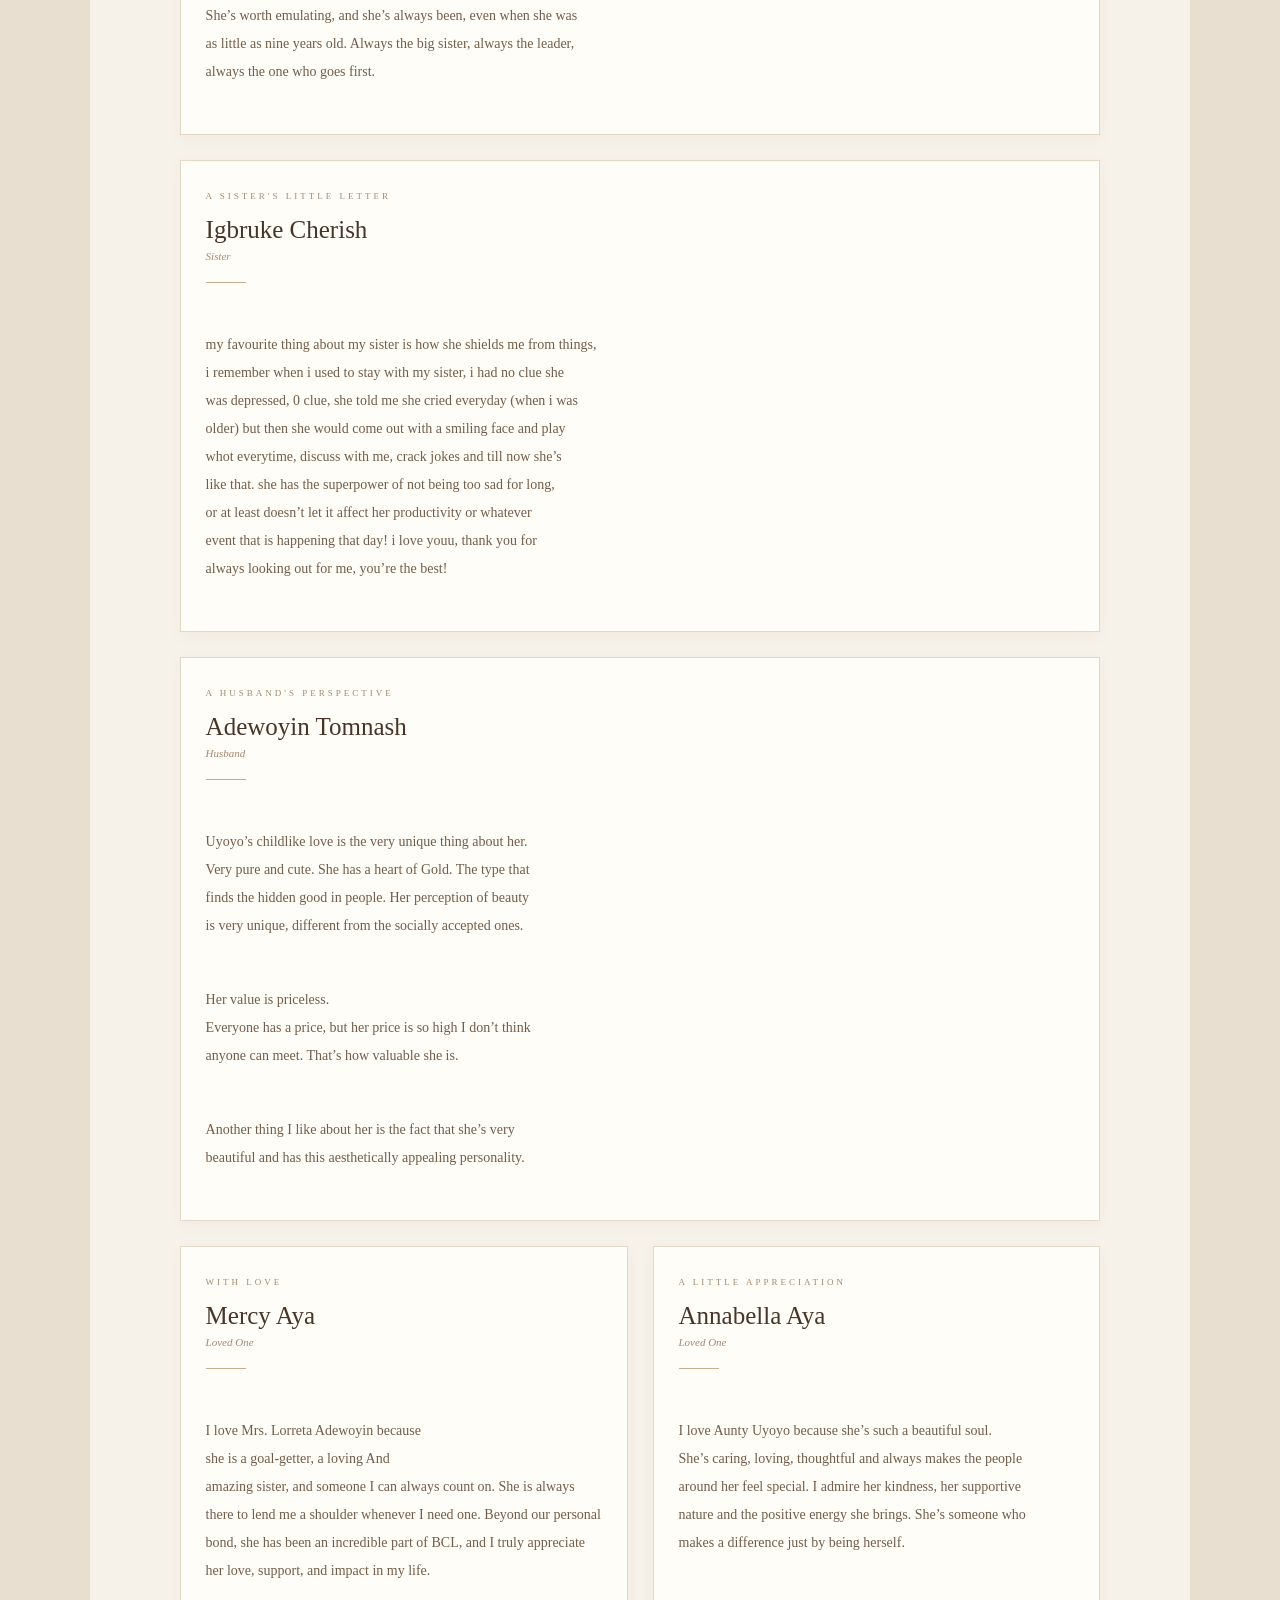
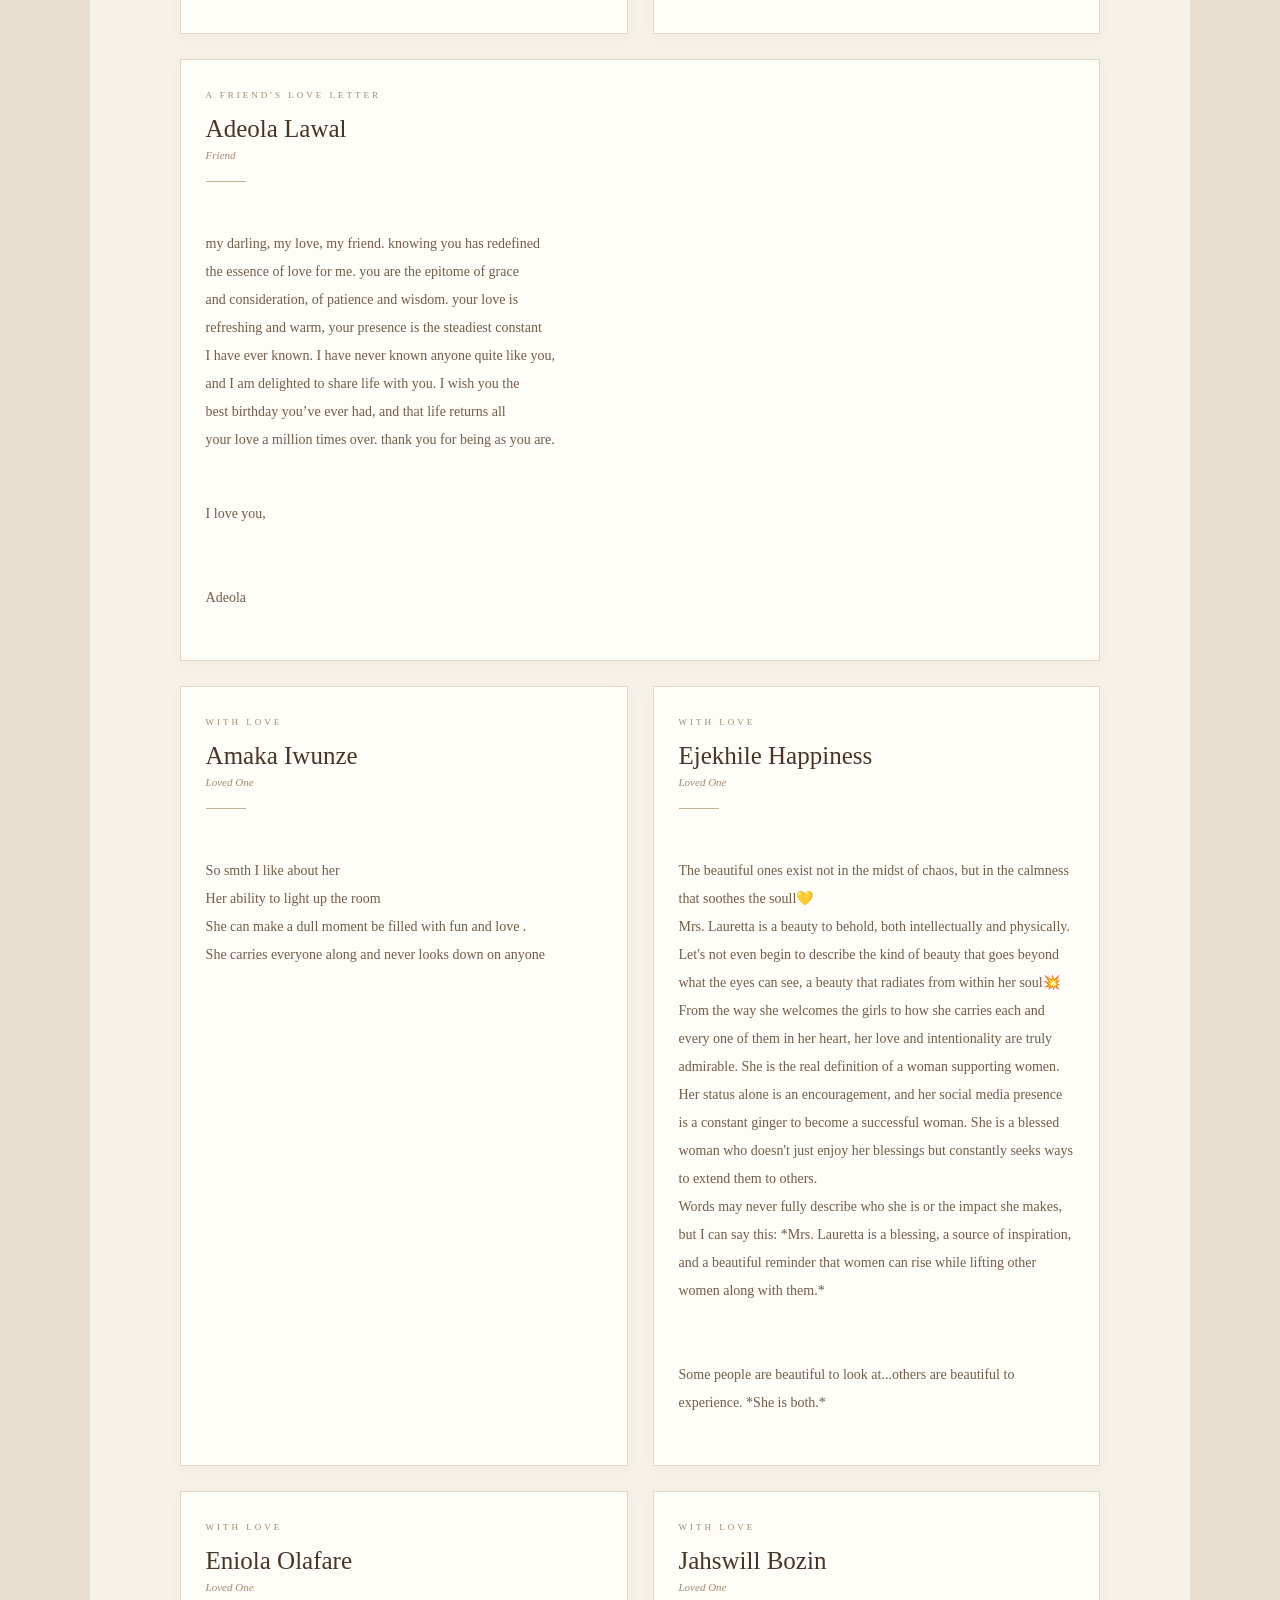
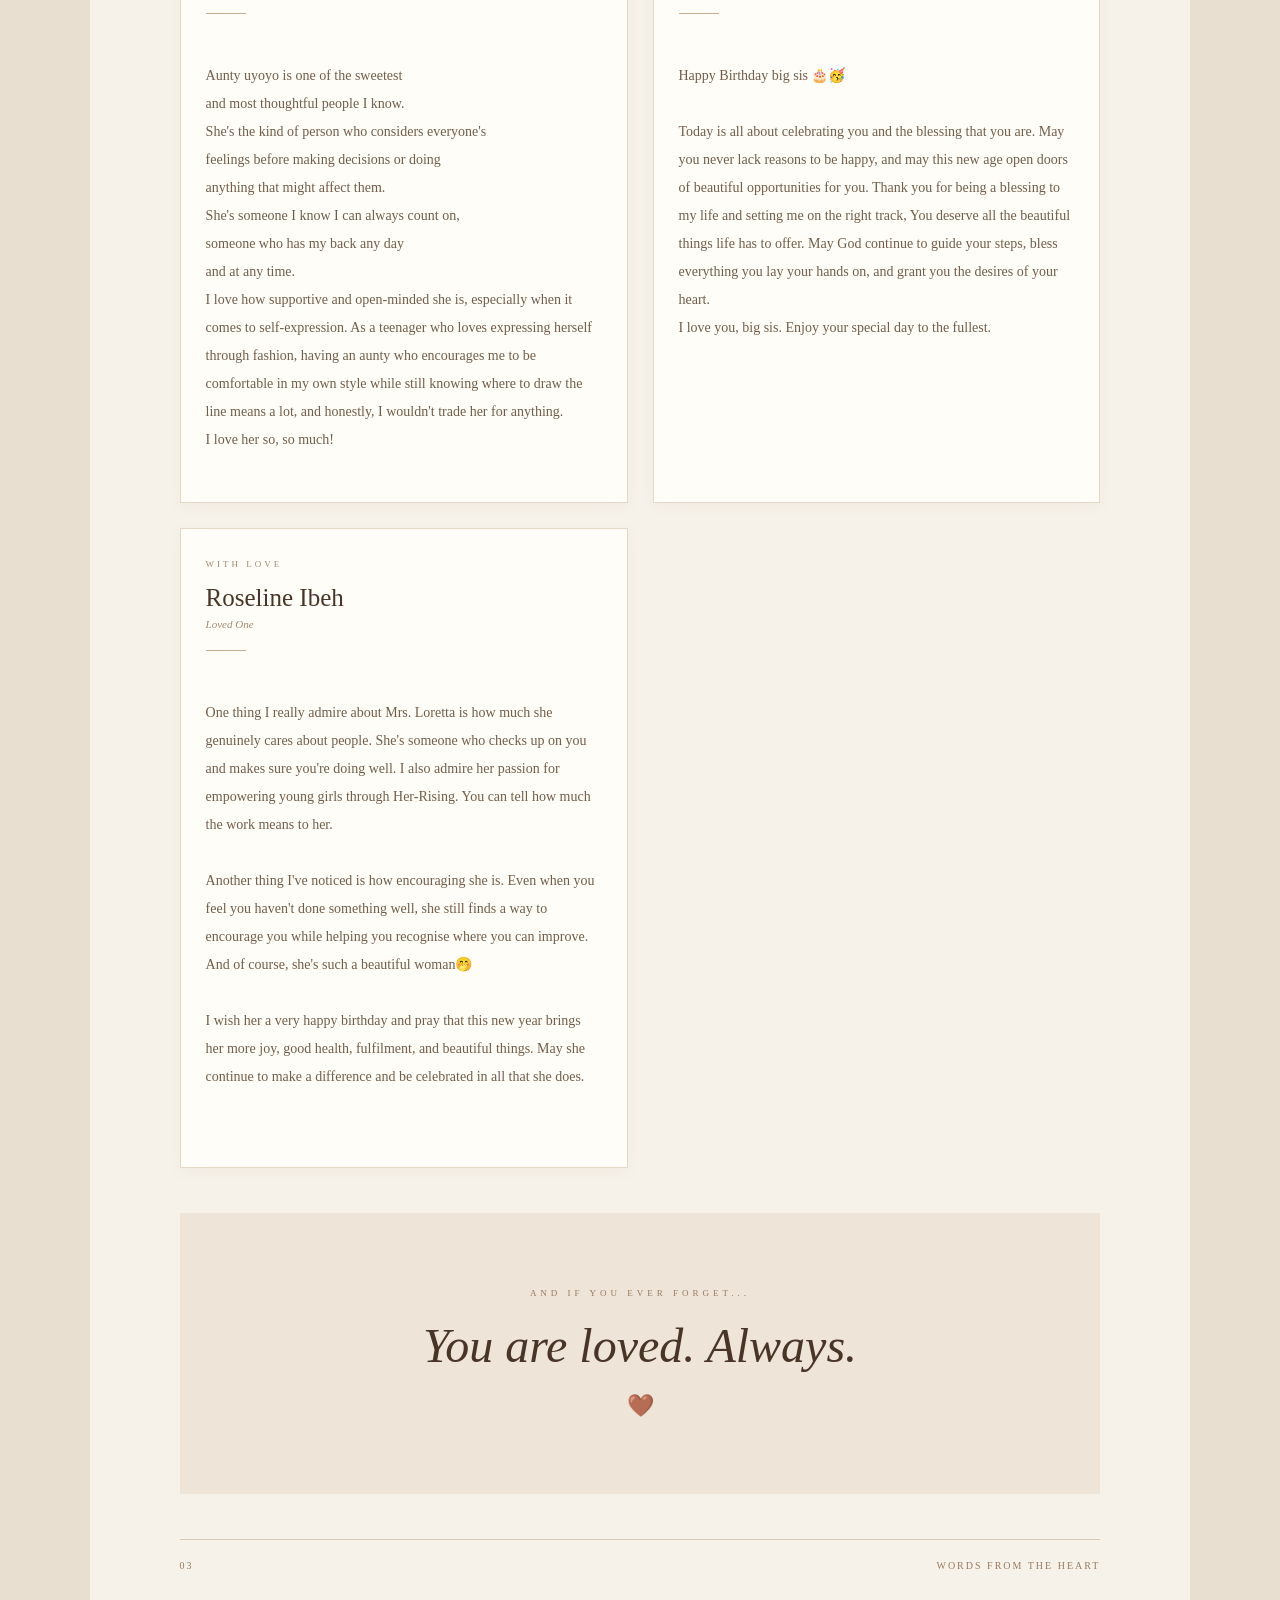
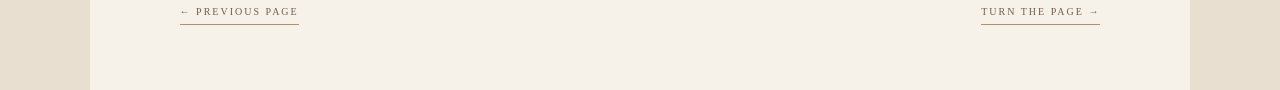
<file: love.html>
<!DOCTYPE html>
<html lang="en">
<head>
    <meta charset="UTF-8">
    <meta name="viewport" content="width=device-width, initial-scale=1.0">
    <title>Words From the Heart | LORETTA</title>
    <link rel="stylesheet" href="style.css">
</head>

<body>

<main class="love-page">

    <header class="love-header">
        <p class="love-edition">THE LORETTA EDITION · 2026</p>
        <h1>Words From the Heart</h1>
        <p class="love-subtitle">
            In the words of the people whose lives are better because of you.
        </p>
        <div class="love-divider"></div>
        <p class="love-intro">
            If there is one thing we hope you never forget,
            it is how deeply you are loved.
        </p>
    </header>

    <section class="love-grid">

        <!-- MUMMY -->

        <article class="love-card">
            <span class="love-category">A MOTHER'S LOVE</span>
            <h2>Igbruke Tonia</h2>
            <p class="love-relation">Mum</p>
            <div class="love-card-line"></div>
            <p class="love-message">
                She is a rare gem, soft at the same time very strong.
                She is resilient and a goal getter. Beautiful and disciplined.
                I am very proud of the woman she is today and I am super proud of her.
                My child, my friend and my support system.

                Happy birthday my first fruit. Always remember mummy loves you
                always no matter what ❤️❤️❤️
            </p>
        </article>

        <!-- DADDY -->

        <article class="love-card">
            <span class="love-category">A FATHER'S LOVE</span>
            <h2>Igbruke Theophilus</h2>
            <p class="love-relation">Dad</p>
            <div class="love-card-line"></div>
            <p class="love-message">
                I am wishing you a happy birthday!!! May your new age bring you endless happiness, divine protection, good health, wisdom, favour, and countless blessings.

My first daughter has been the opus of my ideals, and the one I poured knowledge into the most. She’s always been resilient and shown a level of grit and determination that’s not often seen, even from a young age. 

I know she’ll do great things, I’ve seen it. And I’ll always be proud of her for how far she’s come and how far she’s going to go.

May God guide your footsteps, grant you your heart's desires, and make you a shining star wherever you go. May you continue to grow in grace, beauty, knowledge, and greatness. 

Have a fun filled day.
            </p>
        </article>

        <!-- SISTER -->

        <article class="love-card">
            <span class="love-category">SISTERHOOD</span>
            <h2>Amanda Igbruke</h2>
            <p class="love-relation">Sister</p>
            <div class="love-card-line"></div>
            <p class="love-message">
                When I think about Uyoyo, one of the first things that comes to mind is how determined she’s always been. Even as a child, she knew what she wanted, and once she made up her mind about something, there was very little that could stop her. She’d figure out what she needed to do and just get on with it. That’s something I’ve always admired about her.

Growing up with Uyoyo was interesting, to say the least. We were close, as sisters are, but we also argued a lot. And I mean a lot. There was a time when I genuinely wondered why we clashed so much. But I think growing up has a funny way of changing how you see people. Over time, I got to understand her better, and things that I probably didn’t appreciate about her before became things I really love about her now.

For as long as I can remember, Uyoyo has been the stylish one in the family. She was always the one who could put an outfit together without even trying. She’s naturally creative, very artsy, and she’s always had a way of making whatever she does her own. And the thing is, she’s actually good at so many things. Once she takes an interest in something, she puts her all into it.

She’s also someone who feels things very deeply. I think she’s probably the most emotional out of all of us siblings, and I’ve come to see that as one of her strengths. There’s something really lovely about someone who cares as much as she does.

But beyond all of that, what stands out to me the most is her resilience. I’ve watched her deal with difficult situations, things that could easily discourage anyone, and somehow she always finds a way to carry on. She doesn’t let her circumstances define her, and she doesn’t lose herself trying to get through them. I think that takes a lot of strength.

And when I think about what I want for her, it’s really quite simple. I want her to be happy. I want her to achieve all the things she’s been working towards, even the ones that might seem a little out of reach right now. I want life to be kind to her, and I hope she never loses that determination that has always been such a big part of who she is.

I’ve seen how much she wants out of life, and more than anything, I just want to be there to watch it all come together for her.
            </p>
        </article>

        <!-- BROTHER -->

        <article class="love-card love-card-wide">
            <span class="love-category">FROM HER LITTLE BROTHER</span>
            <h2>Victor Mairo</h2>
            <p class="love-relation">Brother</p>
            <div class="love-card-line"></div>

            <p class="love-message">
                I love the fact that she’s very goal oriented, from the very beginning.
                Even since I was a child, she was someone worth emulating.
                She took her time to do things and was someone the entire secondary
                school I went to, was wary of. Even though she wasn’t particularly
                imposing but petite in stature, everyone knew not to mess with her,
                even the teachers.
            </p>

            <p class="love-message">
                She’d always stood for what was right, even if she was the only one
                on the other side. It didn’t deter her one bit, and she didn’t mind
                being the odd one out. As long as she believed in her vision,
                it didn’t matter if anyone else did or not, she religiously followed
                through with it.
            </p>

            <p class="love-message">
                That stubbornness and refusal to take things lying down?
                It’s not always been easy, but she’s stayed true to herself despite that.
            </p>

            <p class="love-message">
                She’s very big on expressions, yet also disciplined.
                She’s worth emulating, and she’s always been, even when she was
                as little as nine years old. Always the big sister, always the leader,
                always the one who goes first.
            </p>
        </article>

        <!-- CHERISH -->

        <article class="love-card love-card-wide">
            <span class="love-category">A SISTER'S LITTLE LETTER</span>
            <h2>Igbruke Cherish</h2>
            <p class="love-relation">Sister</p>
            <div class="love-card-line"></div>

            <p class="love-message">
                my favourite thing about my sister is how she shields me from things,
                i remember when i used to stay with my sister, i had no clue she
                was depressed, 0 clue, she told me she cried everyday (when i was
                older) but then she would come out with a smiling face and play
                whot everytime, discuss with me, crack jokes and till now she’s
                like that. she has the superpower of not being too sad for long,
                or at least doesn’t let it affect her productivity or whatever
                event that is happening that day! i love youu, thank you for
                always looking out for me, you’re the best!
            </p>
        </article>

        <!-- HUSBAND -->

        <article class="love-card love-card-wide">
            <span class="love-category">A HUSBAND'S PERSPECTIVE</span>
            <h2>Adewoyin Tomnash</h2>
            <p class="love-relation">Husband</p>
            <div class="love-card-line"></div>

            <p class="love-message">
                Uyoyo’s childlike love is the very unique thing about her.
                Very pure and cute. She has a heart of Gold. The type that
                finds the hidden good in people. Her perception of beauty
                is very unique, different from the socially accepted ones.
            </p>

            <p class="love-message">
                Her value is priceless.
                Everyone has a price, but her price is so high I don’t think
                anyone can meet. That’s how valuable she is.
            </p>

            <p class="love-message">
                Another thing I like about her is the fact that she’s very
                beautiful and has this aesthetically appealing personality.
            </p>
        </article>

        <!-- MERCY -->

        <article class="love-card">
            <span class="love-category">WITH LOVE</span>
            <h2>Mercy Aya</h2>
            <p class="love-relation">Loved One</p>
            <div class="love-card-line"></div>
            <p class="love-message">
                I love Mrs. Lorreta Adewoyin because
                 she is a goal-getter, a loving And
                 amazing sister, and someone I can always count on. She is always there to lend me a shoulder whenever I need one. Beyond our personal bond, she has been an incredible part of BCL, and I truly appreciate her love, support, and impact in my life.
            </p>
        </article>

        <!-- ANNABELLA -->

        <article class="love-card">
            <span class="love-category">A LITTLE APPRECIATION</span>
            <h2>Annabella Aya</h2>
            <p class="love-relation">Loved One</p>
            <div class="love-card-line"></div>

            <p class="love-message">
                I love Aunty Uyoyo because she’s such a beautiful soul.
                She’s caring, loving, thoughtful and always makes the people
                around her feel special. I admire her kindness, her supportive
                nature and the positive energy she brings. She’s someone who
                makes a difference just by being herself.
            </p>
        </article>

        <!-- ADEOLA -->

        <article class="love-card love-card-wide">
            <span class="love-category">A FRIEND'S LOVE LETTER</span>
            <h2>Adeola Lawal</h2>
            <p class="love-relation">Friend</p>
            <div class="love-card-line"></div>

            <p class="love-message">
                my darling, my love, my friend. knowing you has redefined
                the essence of love for me. you are the epitome of grace
                and consideration, of patience and wisdom. your love is
                refreshing and warm, your presence is the steadiest constant
                I have ever known. I have never known anyone quite like you,
                and I am delighted to share life with you. I wish you the
                best birthday you’ve ever had, and that life returns all
                your love a million times over. thank you for being as you are.
            </p>

            <p class="love-message">
                I love you,
                <br>
                Adeola
            </p>
        </article>

        <!-- AMAKA -->

        <article class="love-card">
            <span class="love-category">WITH LOVE</span>
            <h2>Amaka Iwunze</h2>
            <p class="love-relation">Loved One</p>
            <div class="love-card-line"></div>
            <p class="love-message">
                So smth I like about her 
Her ability to light up the room 
She can make a dull moment be filled with fun and love .
She carries everyone along and never looks down on anyone
            </p>
  
        </article>

        <!-- happiness -->

        <article class="love-card">
            <span class="love-category">WITH LOVE</span>
            <h2>Ejekhile Happiness</h2>
            <p class="love-relation">Loved One</p>
            <div class="love-card-line"></div>
            <p class="love-message">
                The beautiful ones exist not in the midst of chaos, but in the calmness that soothes the soull💛
Mrs. Lauretta is a beauty to behold, both intellectually and physically. Let's not even begin to describe the kind of beauty that goes beyond what the eyes can see, a beauty that radiates from within her soul💥
From the way she welcomes the girls to how she carries each and every one of them in her heart, her love and intentionality are truly admirable. She is the real definition of a woman supporting women.
Her status alone is an encouragement, and her social media presence is a constant ginger to become a successful woman. She is a blessed woman who doesn't just enjoy her blessings but constantly seeks ways to extend them to others.
Words may never fully describe who she is or the impact she makes, but I can say this: *Mrs. Lauretta is a blessing, a source of inspiration, and a beautiful reminder that women can rise while lifting other women along with them.* 
<br>
Some people are beautiful to look at...others are beautiful to experience. *She is both.*
            </p>
        </article>

        <!-- ENIOLA -->

        <article class="love-card">
            <span class="love-category">WITH LOVE</span>
            <h2>Eniola Olafare</h2>
            <p class="love-relation">Loved One</p>
            <div class="love-card-line"></div>
            <p class="love-message">
                Aunty uyoyo is one of the sweetest 
                and most thoughtful people I know.
                 She's the kind of person who considers everyone's
                  feelings before making decisions or doing 
                  anything that might affect them.
                   She's someone I know I can always count on,
                    someone who has my back any day 
                    and at any time.
                     I love how supportive and open-minded she is, especially when it comes to self-expression. As a teenager who loves expressing herself through fashion, having an aunty who encourages me to be comfortable in my own style while still knowing where to draw the line means a lot, and honestly, I wouldn't trade her for anything.
                 I love her so, so much!
            </p>
        </article>
<!-- JAHSWILL -->

        <article class="love-card">
            <span class="love-category">WITH LOVE</span>
            <h2>Jahswill Bozin</h2>
            <p class="love-relation">Loved One</p>
            <div class="love-card-line"></div>
            <p class="love-message">
                Happy Birthday big sis 🎂🥳

Today is all about celebrating you and the blessing that you are. May you never lack reasons to be happy, and may this new age open doors of beautiful opportunities for you. Thank you for being a blessing to my life and setting me on the right track, You deserve all the beautiful things life has to offer. May God continue to guide your steps, bless everything you lay your hands on, and grant you the desires of your heart.
I love you, big sis. Enjoy your special day to the fullest.
            </p>
        </article>

        <!-- ROSELINE -->

        <article class="love-card">
            <span class="love-category">WITH LOVE</span>
            <h2>Roseline Ibeh</h2>
            <p class="love-relation">Loved One</p>
            <div class="love-card-line"></div>
            <p class="love-message">
One thing I really admire about Mrs. Loretta is how much she genuinely cares about people. She's someone who checks up on you and makes sure you're doing well. I also admire her passion for empowering young girls through Her-Rising. You can tell how much the work means to her.

Another thing I've noticed is how encouraging she is. Even when you feel you haven't done something well, she still finds a way to encourage you while helping you recognise where you can improve. And of course, she's such a beautiful woman🤭

I wish her a very happy birthday and pray that this new year brings her more joy, good health, fulfilment, and beautiful things. May she continue to make a difference and be celebrated in all that she does.

            </p>
        </article>
    </section>

    <div class="love-closing">
        <p>AND IF YOU EVER FORGET...</p>
        <h2>You are loved. Always.</h2>
        <span>🤎</span>
    </div>

    <footer class="love-footer">
        <span>03</span>
        <span>WORDS FROM THE HEART</span>
    </footer>

    <nav class="love-navigation">
        <a href="likes.html">← PREVIOUS PAGE</a>
        <a href="achievements.html">TURN THE PAGE →</a>
    </nav>

</main>

</body>
</html>
</file>
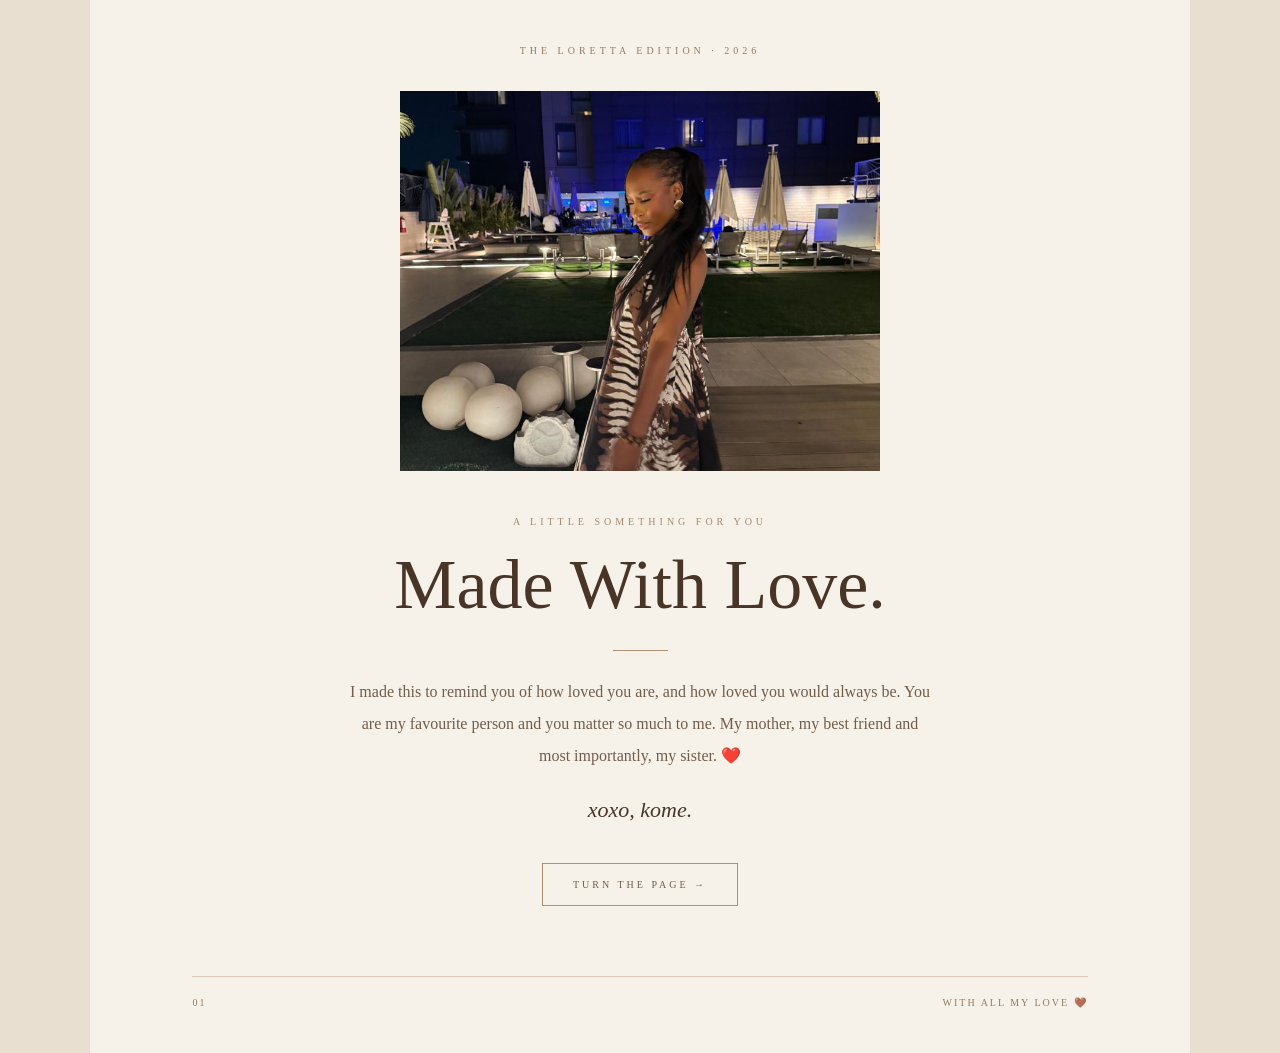
<file: welcome.html>
<!DOCTYPE html>
<html lang="en">
<head>
    <meta charset="UTF-8">
    <meta name="viewport" content="width=device-width, initial-scale=1.0">
    <title>Welcome | LORETTA</title>
    <link rel="stylesheet" href="style.css">
</head>

<body>

    <main class="welcome-page">

        <p class="welcome-edition">THE LORETTA EDITION · 2026</p>

        <div class="welcome-image">
            <img src="images/contentsofher.jpeg" alt="Loretta">
        </div>

        <div class="welcome-content">

            <p class="welcome-small">A LITTLE SOMETHING FOR YOU</p>

            <h1>Made With Love.</h1>

            <div class="welcome-line"></div>

            <p class="welcome-message">
                I made this to remind you of how loved you are,
                and how loved you would always be. You are my
                favourite person and you matter so much to me.
                My mother, my best friend and most importantly,
                my sister. ❤️
            </p>

            <p class="welcome-signature">
                xoxo, kome.
            </p>

            <a href="likes.html" class="welcome-next">
                TURN THE PAGE →
            </a>

        </div>

        <footer class="welcome-footer">
            <span>01</span>
            <span>WITH ALL MY LOVE 🤎</span>
        </footer>

    </main>

</body>
</html>
</file>
<file: style.css>
/* GENERAL RESET */
* {
    margin: 0;
    padding: 0;
    box-sizing: border-box;
}

body {
    background-color: #e9dfd1;
    font-family: 'Georgia', serif;
    color: #493528;
}

/* MAGAZINE COVER */
.magazine-cover {
    width: 100%;
    max-width: 1100px;
    min-height: 100vh;
    margin: auto;
    background-color: #f7f2e9;
    position: relative;
    overflow: hidden;
    display: flex;
    align-items: center;
    justify-content: center;
}

/* COVER IMAGE */
.cover-image {
    position: absolute;
    inset: 0;
    width: 100%;
    height: 100%;
}

.cover-image img {
    width: 100%;
    height: 100%;
    object-fit: cover;
    object-position: center;
}

/* IMAGE OVERLAY */
.cover-image::after {
    content: "";
    position: absolute;
    inset: 0;
    background: linear-gradient(
        to bottom,
        rgba(35, 24, 17, 0.05),
        rgba(35, 24, 17, 0.25),
        rgba(35, 24, 17, 0.78)
    );
}

/* COVER CONTENT */
.cover-content {
    position: relative;
    z-index: 2;
    text-align: center;
    width: 90%;
    padding: 60px 20px;
    margin-top: 100px;
    color: #fffaf1;
}

.edition {
    font-size: 11px;
    letter-spacing: 5px;
    margin-bottom: 15px;
}

.cover-content h1 {
    font-size: clamp(65px, 13vw, 145px);
    font-weight: normal;
    letter-spacing: 8px;
    line-height: 1;
    margin-bottom: 15px;
}

.cover-subtitle {
    font-size: 11px;
    letter-spacing: 4px;
}

.cover-divider {
    width: 65px;
    height: 1px;
    background-color: #e7d3b8;
    margin: 30px auto;
}

.cover-description {
    max-width: 430px;
    margin: auto;
    font-size: 16px;
    line-height: 1.9;
    letter-spacing: 1px;
}

.cover-date {
    font-size: 11px;
    letter-spacing: 4px;
    margin-top: 30px;
}

/* OPEN MAGAZINE LINK */
.open-magazine {
    display: inline-block;
    margin-top: 35px;
    padding: 15px 35px;
    border: 1px solid #f7e9d6;
    color: #fffaf1;
    text-decoration: none;
    font-size: 11px;
    letter-spacing: 3px;
    transition: 0.4s ease;
}

.open-magazine:hover {
    background-color: #f7f2e9;
    color: #493528;
}

/* FOOTER */
.cover-footer {
    position: absolute;
    bottom: 25px;
    left: 35px;
    right: 35px;
    z-index: 3;
    display: flex;
    justify-content: space-between;
    color: #fffaf1;
    font-size: 9px;
    letter-spacing: 2px;
}

/* MOBILE RESPONSIVENESS */
@media (max-width: 600px) {

    .magazine-cover {
        min-height: 100svh;
    }

    .cover-content {
        margin-top: 80px;
    }

    .cover-content h1 {
        letter-spacing: 4px;
    }

    .cover-description {
        font-size: 14px;
    }

    .cover-footer {
        left: 15px;
        right: 15px;
        font-size: 8px;
        letter-spacing: 1px;
    }
}/* TABLE OF CONTENTS */

.contents-page {
    max-width: 1100px;
    min-height: 100vh;
    margin: auto;
    padding: 80px 9%;
    background-color: #f7f2e9;
}

.contents-header {
    text-align: center;
    padding: 30px 0;
}

.contents-edition {
    font-size: 10px;
    letter-spacing: 4px;
    color: #967b61;
    margin-bottom: 25px;
}

.contents-header h1 {
    font-size: clamp(48px, 8vw, 85px);
    font-weight: normal;
    letter-spacing: 3px;
    color: #493528;
}

.contents-subtitle {
    font-size: 14px;
    color: #927d69;
    margin-top: 15px;
    font-style: italic;
}

.contents-divider {
    width: 100%;
    height: 1px;
    background-color: #d8c8b5;
    margin: 35px 0;
}

.contents-list {
    display: flex;
    flex-direction: column;
}

.contents-item {
    display: flex;
    align-items: center;
    gap: 25px;
    padding: 30px 5px;
    border-bottom: 1px solid #e3d9cb;
    text-decoration: none;
    color: inherit;
    transition: 0.3s ease;
}

.contents-item:hover {
    padding-left: 15px;
    background-color: #f0e8dc;
}

.contents-number {
    font-size: 32px;
    color: #ad9274;
    font-weight: normal;
}

.contents-info {
    display: flex;
    flex-direction: column;
    gap: 9px;
    flex: 1;
}

.contents-title {
    font-size: 21px;
    color: #493528;
}

.contents-description {
    font-size: 13px;
    color: #97816d;
    line-height: 1.6;
}

.contents-arrow {
    font-size: 20px;
    color: #987a5c;
}

.contents-footer {
    display: flex;
    justify-content: space-between;
    align-items: center;
    margin-top: 65px;
    padding-top: 20px;
    border-top: 1px solid #d8c8b5;
    font-size: 10px;
    letter-spacing: 2px;
    color: #8d765f;
}

.contents-footer a {
    text-decoration: none;
    color: #8d765f;
}

@media (max-width: 600px) {
    .contents-page {
        padding: 55px 7%;
    }

    .contents-item {
        gap: 15px;
        padding: 25px 0;
    }

    .contents-number {
        font-size: 25px;
    }

    .contents-title {
        font-size: 17px;
    }

    .contents-description {
        font-size: 11px;
    }

    .contents-footer {
        font-size: 8px;
        letter-spacing: 1px;
    }
}/* WELCOME PAGE */

.welcome-page {
    max-width: 1100px;
    min-height: 100vh;
    margin: auto;
    padding: 45px 8%;
    background-color: #f7f2e9;
    display: flex;
    flex-direction: column;
    align-items: center;
}

.welcome-edition {
    font-size: 10px;
    letter-spacing: 4px;
    color: #967b61;
    margin-bottom: 35px;
}

.welcome-image {
    width: 100%;
    max-width: 480px;
    height: 380px;
    overflow: hidden;
    background-color: #e9dfd1;
}

.welcome-image img {
    width: 100%;
    height: 100%;
    object-fit: cover;
    object-position: center;
}

.welcome-content {
    text-align: center;
    max-width: 600px;
    padding: 45px 10px 70px;
}

.welcome-small {
    font-size: 10px;
    letter-spacing: 4px;
    color: #a18a70;
    margin-bottom: 18px;
}

.welcome-content h1 {
    font-size: clamp(42px, 8vw, 70px);
    font-weight: normal;
    color: #493528;
}

.welcome-line {
    width: 55px;
    height: 1px;
    background-color: #ad9274;
    margin: 25px auto;
}

.welcome-message {
    font-size: 16px;
    line-height: 2;
    color: #725d4a;
}

.welcome-signature {
    font-size: 22px;
    font-style: italic;
    color: #493528;
    margin-top: 25px;
}

.welcome-next {
    display: inline-block;
    margin-top: 40px;
    padding: 15px 30px;
    border: 1px solid #ad9274;
    text-decoration: none;
    color: #725d4a;
    font-size: 10px;
    letter-spacing: 3px;
    transition: 0.3s;
}

.welcome-next:hover {
    background-color: #493528;
    color: #f7f2e9;
}

.welcome-footer {
    width: 100%;
    display: flex;
    justify-content: space-between;
    border-top: 1px solid #d8c8b5;
    padding-top: 20px;
    margin-top: auto;
    color: #967b61;
    font-size: 10px;
    letter-spacing: 2px;
}

@media (max-width: 600px) {
    .welcome-page {
        padding: 35px 7%;
    }

    .welcome-image {
        height: 330px;
    }

    .welcome-message {
        font-size: 14px;
    }
}/* HER FAVOURITE THINGS */

.likes-page {
    max-width: 1100px;
    min-height: 100vh;
    margin: auto;
    padding: 65px 7%;
    background-color: #f7f2e9;
}

.likes-header {
    text-align: center;
    padding: 20px 0 35px;
}

.likes-edition {
    font-size: 10px;
    letter-spacing: 4px;
    color: #967b61;
    margin-bottom: 20px;
}

.likes-header h1 {
    font-size: clamp(35px, 7vw, 65px);
    font-weight: normal;
    color: #493528;
}

.likes-subtitle {
    margin-top: 15px;
    font-size: 14px;
    color: #927d69;
    font-style: italic;
}

.likes-divider {
    height: 1px;
    background-color: #d8c8b5;
    margin-bottom: 40px;
}

/* IMAGE GRID */

.likes-grid {
    display: grid;
    grid-template-columns: repeat(3, 1fr);
    gap: 35px 25px;
}

.like-card {
    text-align: center;
}

.like-image {
    width: 100%;
    height: 190px;
    background-color: #e9dfd1;
    overflow: hidden;
    border: 5px solid #fffdf8;
    box-shadow: 0 3px 12px rgba(73, 53, 40, 0.08);
}

.like-image img {
    width: 100%;
    height: 100%;
    object-fit: cover;
    display: block;
}

.like-card h3 {
    font-size: 17px;
    font-weight: normal;
    color: #493528;
    margin-top: 15px;
}

.like-card p {
    font-size: 11px;
    color: #927d69;
    margin-top: 7px;
    line-height: 1.6;
}

/* FOOTER */

.likes-footer {
    display: flex;
    justify-content: space-between;
    border-top: 1px solid #d8c8b5;
    margin-top: 65px;
    padding-top: 20px;
    color: #967b61;
    font-size: 10px;
    letter-spacing: 2px;
}

/* NAVIGATION */

.likes-navigation {
    display: flex;
    justify-content: space-between;
    margin-top: 35px;
    gap: 15px;
}

.likes-navigation a {
    text-decoration: none;
    color: #725d4a;
    font-size: 10px;
    letter-spacing: 2px;
    border-bottom: 1px solid #ad9274;
    padding-bottom: 7px;
}

/* MOBILE */

@media (max-width: 600px) {

    .likes-page {
        padding: 45px 6%;
    }

    .likes-grid {
        grid-template-columns: repeat(2, 1fr);
        gap: 28px 15px;
    }

    .like-image {
        height: 145px;
    }

    .like-card h3 {
        font-size: 14px;
    }

    .like-card p {
        font-size: 10px;
    }

    .likes-navigation a {
        font-size: 8px;
        letter-spacing: 1px;
    }
}/* WORDS FROM THE HEART */

.love-page {
    max-width: 1100px;
    min-height: 100vh;
    margin: auto;
    padding: 65px 7%;
    background-color: #f7f2e9;
}

.love-header {
    text-align: center;
    padding: 25px 0 40px;
}

.love-edition {
    font-size: 10px;
    letter-spacing: 4px;
    color: #967b61;
    margin-bottom: 20px;
}

.love-header h1 {
    font-size: clamp(36px, 7vw, 68px);
    font-weight: normal;
    color: #493528;
}

.love-subtitle {
    font-size: 14px;
    font-style: italic;
    color: #927d69;
    margin-top: 15px;
}

.love-divider {
    width: 65px;
    height: 1px;
    background-color: #ad9274;
    margin: 30px auto;
}

.love-intro {
    max-width: 450px;
    margin: auto;
    font-size: 14px;
    line-height: 1.9;
    color: #806d5c;
}

/* MESSAGE BOXES */

.love-grid {
    display: grid;
    grid-template-columns: repeat(2, 1fr);
    gap: 25px;
}

.love-card {
    background-color: #fffdf8;
    border: 1px solid #e5d8c7;
    padding: 30px 25px;
    box-shadow: 0 4px 15px rgba(73, 53, 40, 0.04);
    transition: 0.3s ease;
}

.love-card:hover {
    box-shadow: 0 7px 20px rgba(73, 53, 40, 0.09);
    transform: translateY(-3px);
}

.love-card-wide {
    grid-column: span 2;
}

.love-category {
    display: block;
    font-size: 9px;
    letter-spacing: 3px;
    color: #a18a70;
    margin-bottom: 15px;
}

.love-card h2 {
    font-size: 25px;
    font-weight: normal;
    color: #493528;
    margin-bottom: 6px;
}

.love-relation {
    font-size: 11px;
    font-style: italic;
    color: #a18a70;
}

.love-card-line {
    width: 40px;
    height: 1px;
    background-color: #c7ad91;
    margin: 20px 0;
}

.love-message {
    font-size: 14px;
    line-height: 2;
    color: #725d4a;
    margin-bottom: 18px;
    white-space: pre-line;
}

/* EMPTY MESSAGE SPACES */

.letter-space {
    min-height: 120px;
}

/* CLOSING MESSAGE */

.love-closing {
    text-align: center;
    padding: 75px 15px;
    margin-top: 45px;
    background-color: #eee4d7;
}

.love-closing p {
    font-size: 9px;
    letter-spacing: 4px;
    color: #967b61;
}

.love-closing h2 {
    font-size: clamp(30px, 6vw, 48px);
    font-weight: normal;
    font-style: italic;
    color: #493528;
    margin: 20px 0;
}

.love-closing span {
    font-size: 22px;
}

/* FOOTER */

.love-footer {
    display: flex;
    justify-content: space-between;
    border-top: 1px solid #d8c8b5;
    margin-top: 45px;
    padding-top: 20px;
    color: #967b61;
    font-size: 10px;
    letter-spacing: 2px;
}

/* NAVIGATION */

.love-navigation {
    display: flex;
    justify-content: space-between;
    margin-top: 35px;
    gap: 15px;
}

.love-navigation a {
    text-decoration: none;
    color: #725d4a;
    font-size: 10px;
    letter-spacing: 2px;
    border-bottom: 1px solid #ad9274;
    padding-bottom: 7px;
}

/* MOBILE RESPONSIVENESS */

@media (max-width: 600px) {

    .love-page {
        padding: 45px 6%;
    }

    .love-grid {
        grid-template-columns: 1fr;
        gap: 18px;
    }

    .love-card-wide {
        grid-column: span 1;
    }

    .love-card {
        padding: 25px 20px;
    }

    .love-card h2 {
        font-size: 22px;
    }

    .love-message {
        font-size: 13px;
    }

    .love-navigation a {
        font-size: 8px;
        letter-spacing: 1px;
    }
}/* WORDS FROM THE HEART */

.love-page {
    max-width: 1100px;
    min-height: 100vh;
    margin: auto;
    padding: 65px 7%;
    background-color: #f7f2e9;
}

.love-header {
    text-align: center;
    padding: 25px 0 40px;
}

.love-edition {
    font-size: 10px;
    letter-spacing: 4px;
    color: #967b61;
    margin-bottom: 20px;
}

.love-header h1 {
    font-size: clamp(36px, 7vw, 68px);
    font-weight: normal;
    color: #493528;
}

.love-subtitle {
    font-size: 14px;
    font-style: italic;
    color: #927d69;
    margin-top: 15px;
}

.love-divider {
    width: 65px;
    height: 1px;
    background-color: #ad9274;
    margin: 30px auto;
}

.love-intro {
    max-width: 450px;
    margin: auto;
    font-size: 14px;
    line-height: 1.9;
    color: #806d5c;
}

/* MESSAGE BOXES */

.love-grid {
    display: grid;
    grid-template-columns: repeat(2, 1fr);
    gap: 25px;
}

.love-card {
    background-color: #fffdf8;
    border: 1px solid #e5d8c7;
    padding: 30px 25px;
    box-shadow: 0 4px 15px rgba(73, 53, 40, 0.04);
    transition: 0.3s ease;
}

.love-card:hover {
    box-shadow: 0 7px 20px rgba(73, 53, 40, 0.09);
    transform: translateY(-3px);
}

.love-card-wide {
    grid-column: span 2;
}

.love-category {
    display: block;
    font-size: 9px;
    letter-spacing: 3px;
    color: #a18a70;
    margin-bottom: 15px;
}

.love-card h2 {
    font-size: 25px;
    font-weight: normal;
    color: #493528;
    margin-bottom: 6px;
}

.love-relation {
    font-size: 11px;
    font-style: italic;
    color: #a18a70;
}

.love-card-line {
    width: 40px;
    height: 1px;
    background-color: #c7ad91;
    margin: 20px 0;
}

.love-message {
    font-size: 14px;
    line-height: 2;
    color: #725d4a;
    margin-bottom: 18px;
    white-space: pre-line;
}

/* EMPTY MESSAGE SPACES */

.letter-space {
    min-height: 120px;
}

/* CLOSING MESSAGE */

.love-closing {
    text-align: center;
    padding: 75px 15px;
    margin-top: 45px;
    background-color: #eee4d7;
}

.love-closing p {
    font-size: 9px;
    letter-spacing: 4px;
    color: #967b61;
}

.love-closing h2 {
    font-size: clamp(30px, 6vw, 48px);
    font-weight: normal;
    font-style: italic;
    color: #493528;
    margin: 20px 0;
}

.love-closing span {
    font-size: 22px;
}

/* FOOTER */

.love-footer {
    display: flex;
    justify-content: space-between;
    border-top: 1px solid #d8c8b5;
    margin-top: 45px;
    padding-top: 20px;
    color: #967b61;
    font-size: 10px;
    letter-spacing: 2px;
}

/* NAVIGATION */

.love-navigation {
    display: flex;
    justify-content: space-between;
    margin-top: 35px;
    gap: 15px;
}

.love-navigation a {
    text-decoration: none;
    color: #725d4a;
    font-size: 10px;
    letter-spacing: 2px;
    border-bottom: 1px solid #ad9274;
    padding-bottom: 7px;
}

/* MOBILE RESPONSIVENESS */

@media (max-width: 600px) {

    .love-page {
        padding: 45px 6%;
    }

    .love-grid {
        grid-template-columns: 1fr;
        gap: 18px;
    }

    .love-card-wide {
        grid-column: span 1;
    }

    .love-card {
        padding: 25px 20px;
    }

    .love-card h2 {
        font-size: 22px;
    }

    .love-message {
        font-size: 13px;
    }

    .love-navigation a {
        font-size: 8px;
        letter-spacing: 1px;
    }
}/* THROUGH THE YEARS */

/*.childhood-page {
    max-width: 1100px;
    min-height: 100vh;
    margin: auto;
    padding: 65px 7%;
    background-color: #f7f2e9;
}

.childhood-header {
    text-align: center;
    padding: 25px 0 45px;
}

.childhood-edition {
    font-size: 10px;
    letter-spacing: 4px;
    color: #967b61;
    margin-bottom: 22px;
}

.childhood-header h1 {
    font-size: clamp(40px, 8vw, 72px);
    font-weight: normal;
    color: #493528;
}

.childhood-subtitle {
    max-width: 450px;
    margin: 18px auto 0;
    font-size: 14px;
    line-height: 1.9;
    font-style: italic;
    color: #927d69;
}

.childhood-divider {
    width: 55px;
    height: 1px;
    background-color: #ad9274;
    margin: 30px auto 0;
}

/* PHOTO GRID */

/*.childhood-gallery {
    display: grid;
    grid-template-columns: repeat(3, 1fr);
    gap: 22px;
}

.childhood-photo {
    height: 250px;
    padding: 7px;
    background-color: #fffdf8;
    border: 1px solid #e5d8c7;
    box-shadow: 0 4px 15px rgba(73, 53, 40, 0.05);
    overflow: hidden;
    transition: transform 0.3s ease;
}

.childhood-photo:hover {
    transform: translateY(-4px);
}

.childhood-photo img {
    width: 100%;
    height: 100%;
    display: block;
    object-fit: cover;
}

/* CLOSING */

/*.childhood-closing {
    margin-top: 65px;
    padding: 65px 15px;
    background-color: #eee4d7;
    text-align: center;
}

.childhood-closing p {
    font-size: 9px;
    letter-spacing: 4px;
    color: #967b61;
}

.childhood-closing h2 {
    font-size: clamp(28px, 6vw, 45px);
    font-weight: normal;
    font-style: italic;
    color: #493528;
    margin: 20px 0;
}

.childhood-closing span {
    font-size: 13px;
    color: #806d5c;
}

/* FOOTER */

/*.childhood-footer {
    display: flex;
    justify-content: space-between;
    border-top: 1px solid #d8c8b5;
    margin-top: 45px;
    padding-top: 20px;
    color: #967b61;
    font-size: 10px;
    letter-spacing: 2px;
}

/* NAVIGATION */

/*.childhood-navigation {
    display: flex;
    justify-content: space-between;
    margin-top: 35px;
    gap: 15px;
}

.childhood-navigation a {
    text-decoration: none;
    color: #725d4a;
    font-size: 10px;
    letter-spacing: 2px;
    border-bottom: 1px solid #ad9274;
    padding-bottom: 7px;
}

/* MOBILE */

/*@media (max-width: 650px) {

    .childhood-page {
        padding: 45px 6%;
    }

    .childhood-gallery {
        grid-template-columns: repeat(2, 1fr);
        gap: 14px;
    }

    .childhood-photo {
        height: 180px;
    }

    .childhood-navigation a {
        font-size: 8px;
        letter-spacing: 1px;
    }
}*//* THROUGH THE YEARS */

.childhood-page {
    width: 100%;
    max-width: 1450px;
    min-height: 100vh;
    margin: auto;
    padding: 65px 4%;
    background: #fff0f5;
    box-sizing: border-box;
}

.childhood-header {
    text-align: center;
    padding: 25px 0 45px;
}

.childhood-edition {
    font-size: 10px;
    letter-spacing: 4px;
    color: #b76e88;
    margin-bottom: 22px;
}

.childhood-header h1 {
    font-size: clamp(40px, 8vw, 72px);
    font-weight: normal;
    color: #713d51;
}

.childhood-subtitle {
    max-width: 450px;
    margin: 18px auto 0;
    font-size: 14px;
    line-height: 1.9;
    font-style: italic;
    color: #a56d80;
}

.childhood-divider {
    width: 55px;
    height: 1px;
    background: #d99aaf;
    margin: 30px auto 0;
}

/* PHOTO GALLERY */

.childhood-gallery {
    display: grid;
    grid-template-columns: repeat(3, minmax(0, 1fr));
    gap: 25px;
    width: 100%;
}

.childhood-photo {
    width: 100%;
    height: 340px;
    padding: 9px;
    box-sizing: border-box;
    background: #ffffff;
    border: 1px solid #f0c9d6;
    box-shadow: 0 5px 20px rgba(160, 91, 116, 0.10);
    overflow: hidden;
}

.childhood-photo img {
    width: 100%;
    height: 100%;
    display: block;
    object-fit: contain;
    object-position: center top;
}

/* CLOSING */

.childhood-closing {
    margin-top: 70px;
    padding: 65px 15px;
    background: #f9dce6;
    text-align: center;
}

.childhood-closing p {
    font-size: 9px;
    letter-spacing: 4px;
    color: #a65d78;
}

.childhood-closing h2 {
    font-size: clamp(28px, 6vw, 45px);
    font-weight: normal;
    font-style: italic;
    color: #713d51;
    margin: 20px 0;
}

.childhood-closing span {
    font-size: 13px;
    color: #a56d80;
}

/* FOOTER */

.childhood-footer {
    display: flex;
    justify-content: space-between;
    border-top: 1px solid #edc3d1;
    margin-top: 45px;
    padding-top: 20px;
    color: #a65d78;
    font-size: 10px;
    letter-spacing: 2px;
}

/* NAVIGATION */

.childhood-navigation {
    display: flex;
    justify-content: space-between;
    margin-top: 35px;
    gap: 15px;
}

.childhood-navigation a {
    text-decoration: none;
    color: #914e68;
    font-size: 10px;
    letter-spacing: 2px;
    border-bottom: 1px solid #d99aaf;
    padding-bottom: 7px;
}


    .childhood-page {
        padding: 45px 4%;
    }

    .childhood-gallery {
        grid-template-columns: repeat(2, minmax(0, 1fr));
        gap: 13px;
    }

    .childhood-photo {
        height: 230px;
        padding: 6px;
    }

    .childhood-navigation a {
        font-size: 8px;
        letter-spacing: 1px;
    }
/* LORETTA PROFILE */

/*.loretta-profile {
    padding: 55px 7%;
    background: #f9dce6;
    margin-bottom: 65px;
}

.profile-label {
    font-size: 10px;
    letter-spacing: 4px;
    color: #a65d78;
}

.loretta-profile > h2,
.loretta-contact h2 {
    font-size: clamp(30px, 5vw, 48px);
    font-weight: normal;
    color: #713d51;
    margin: 18px 0;
}

.profile-description {
    max-width: 850px;
    font-size: 15px;
    line-height: 2;
    color: #805969;
}

.profile-details {
    margin-top: 45px;
}

.profile-detail {
    display: flex;
    gap: 25px;
    padding: 25px 0;
    border-top: 1px solid #e5b8c8;
}

.profile-detail > span {
    color: #b76e88;
    font-size: 13px;
}

.profile-detail h3 {
    font-size: 19px;
    font-weight: normal;
    color: #713d51;
    margin-bottom: 10px;
}

.profile-detail p {
    color: #8e6b78;
    font-size: 14px;
    line-height: 1.9;
}

.profile-book {
    margin-top: 35px;
    padding: 35px;
    background: #fff0f5;
    text-align: center;
}

.profile-book p {
    font-size: 9px;
    letter-spacing: 4px;
    color: #b76e88;
}

.profile-book h3 {
    font-size: 35px;
    font-weight: normal;
    font-style: italic;
    color: #713d51;
    margin: 15px 0;
}

.profile-book span {
    font-size: 13px;
    color: #a56d80;
}

/* NAIJA NEWS */

/*.naija-feature {
    width: 100%;
    max-width: 1050px;
    margin: 0 auto;
    padding: 20px 4%;
    box-sizing: border-box;
}

.naija-heading {
    text-align: center;
    margin-bottom: 55px;
}

.naija-heading > p {
    font-size: 9px;
    letter-spacing: 4px;
    color: #b76e88;
}

.naija-heading h2 {
    font-family: Georgia, serif;
    font-size: clamp(45px, 8vw, 75px);
    font-weight: normal;
    color: #713d51;
    margin: 15px 0;
}

.naija-line {
    width: 60px;
    height: 1px;
    background: #d99aaf;
    margin: auto;
}

.naija-article {
    max-width: 780px;
    margin: auto;
}

.naija-article-title {
    font-family: Georgia, serif;
    font-size: clamp(25px, 4vw, 38px);
    line-height: 1.35;
    font-weight: normal;
    color: #713d51;
    margin-bottom: 30px;
}

.naija-article > p {
    font-family: Georgia, serif;
    font-size: 16px;
    line-height: 2;
    color: #69515a;
    margin-bottom: 25px;
    text-align: left;
}

.naija-article .naija-lead {
    font-size: 19px;
    color: #914e68;
    line-height: 1.9;
}

.naija-article blockquote {
    margin: 35px 0;
    padding: 25px 30px;
    border-left: 2px solid #d99aaf;
    background: #f9dce6;
    color: #805969;
    font-family: Georgia, serif;
    font-size: 16px;
    font-style: italic;
    line-height: 2;
}

/* NAIJA NEWS PHOTO */

/*.naija-photo {
    width: 100%;
    height: 520px;
    margin: 45px 0;
    padding: 10px;
    box-sizing: border-box;
    background: #ffffff;
    border: 1px solid #edc3d1;
    display: flex;
    flex-direction: column;
    gap: 8px;
}

.naija-photo img {
    width: 100%;
    flex: 1;
    min-height: 0;
    object-fit: contain;
    object-position: center;
}

.naija-photo span {
    text-align: center;
    color: #a65d78;
    font-size: 9px;
    letter-spacing: 3px;
}

/* TESTIMONIALS */

/*.naija-testimonials {
    margin: 35px 0;
}

.naija-testimonials blockquote {
    margin: 18px 0;
    padding: 22px 25px;
    background: #fff0f5;
    border-left: 2px solid #d99aaf;
    color: #805969;
    font-family: Georgia, serif;
    font-size: 15px;
    font-style: italic;
    line-height: 1.9;
}

.naija-article .naija-ending {
    font-size: 20px;
    font-style: italic;
    color: #914e68;
    margin-top: 40px;
}

/* CONTACT */

/*.loretta-contact {
    margin-top: 65px;
    padding: 40px;
    background: #f9dce6;
}

.contact-row {
    display: flex;
    justify-content: space-between;
    align-items: center;
    flex-wrap: wrap;
    gap: 12px;
    padding: 20px 0;
    border-top: 1px solid #e5b8c8;
}

.contact-row span {
    font-size: 10px;
    letter-spacing: 2px;
    color: #a65d78;
}

.contact-row strong {
    font-size: 13px;
    font-weight: normal;
    color: #713d51;
}

/* MOBILE */

/*@media (max-width: 650px) {

    .loretta-profile {
        padding: 40px 6%;
    }

    .profile-detail {
        gap: 15px;
    }

    .naija-feature {
        padding: 15px 5%;
    }

    .naija-article > p {
        font-size: 15px;
    }

    .naija-photo {
        height: 400px;
    }

    .loretta-contact {
        padding: 25px 18px;
    }

    .contact-row {
        flex-direction: column;
        align-items: flex-start;
    }
}/* LORETTA PROFILE */

/*.loretta-profile {
    padding: 55px 7%;
    background: #f9dce6;
    margin-bottom: 65px;
}

.profile-label {
    font-size: 10px;
    letter-spacing: 4px;
    color: #a65d78;
}

.loretta-profile > h2,
.loretta-contact h2 {
    font-size: clamp(30px, 5vw, 48px);
    font-weight: normal;
    color: #713d51;
    margin: 18px 0;
}

.profile-description {
    max-width: 850px;
    font-size: 15px;
    line-height: 2;
    color: #805969;
}

.profile-details {
    margin-top: 45px;
}

.profile-detail {
    display: flex;
    gap: 25px;
    padding: 25px 0;
    border-top: 1px solid #e5b8c8;
}

.profile-detail > span {
    color: #b76e88;
    font-size: 13px;
}

.profile-detail h3 {
    font-size: 19px;
    font-weight: normal;
    color: #713d51;
    margin-bottom: 10px;
}

.profile-detail p {
    color: #8e6b78;
    font-size: 14px;
    line-height: 1.9;
}

.profile-book {
    margin-top: 35px;
    padding: 35px;
    background: #fff0f5;
    text-align: center;
}

.profile-book p {
    font-size: 9px;
    letter-spacing: 4px;
    color: #b76e88;
}

.profile-book h3 {
    font-size: 35px;
    font-weight: normal;
    font-style: italic;
    color: #713d51;
    margin: 15px 0;
}

.profile-book span {
    font-size: 13px;
    color: #a56d80;
}

/* NAIJA NEWS */

/*.naija-feature {
    width: 100%;
    max-width: 1050px;
    margin: 0 auto;
    padding: 20px 4%;
    box-sizing: border-box;
}

.naija-heading {
    text-align: center;
    margin-bottom: 55px;
}

.naija-heading > p {
    font-size: 9px;
    letter-spacing: 4px;
    color: #b76e88;
}

.naija-heading h2 {
    font-family: Georgia, serif;
    font-size: clamp(45px, 8vw, 75px);
    font-weight: normal;
    color: #713d51;
    margin: 15px 0;
}

.naija-line {
    width: 60px;
    height: 1px;
    background: #d99aaf;
    margin: auto;
}

.naija-article {
    max-width: 780px;
    margin: auto;
}

.naija-article-title {
    font-family: Georgia, serif;
    font-size: clamp(25px, 4vw, 38px);
    line-height: 1.35;
    font-weight: normal;
    color: #713d51;
    margin-bottom: 30px;
}

.naija-article > p {
    font-family: Georgia, serif;
    font-size: 16px;
    line-height: 2;
    color: #69515a;
    margin-bottom: 25px;
    text-align: left;
}

.naija-article .naija-lead {
    font-size: 19px;
    color: #914e68;
    line-height: 1.9;
}

.naija-article blockquote {
    margin: 35px 0;
    padding: 25px 30px;
    border-left: 2px solid #d99aaf;
    background: #f9dce6;
    color: #805969;
    font-family: Georgia, serif;
    font-size: 16px;
    font-style: italic;
    line-height: 2;
}

/* NAIJA NEWS PHOTO */

/*.naija-photo {
    width: 100%;
    height: 520px;
    margin: 45px 0;
    padding: 10px;
    box-sizing: border-box;
    background: #ffffff;
    border: 1px solid #edc3d1;
    display: flex;
    flex-direction: column;
    gap: 8px;
}

.naija-photo img {
    width: 100%;
    flex: 1;
    min-height: 0;
    object-fit: contain;
    object-position: center;
}

.naija-photo span {
    text-align: center;
    color: #a65d78;
    font-size: 9px;
    letter-spacing: 3px;
}

/* TESTIMONIALS */

/*.naija-testimonials {
    margin: 35px 0;
}

.naija-testimonials blockquote {
    margin: 18px 0;
    padding: 22px 25px;
    background: #fff0f5;
    border-left: 2px solid #d99aaf;
    color: #805969;
    font-family: Georgia, serif;
    font-size: 15px;
    font-style: italic;
    line-height: 1.9;
}

.naija-article .naija-ending {
    font-size: 20px;
    font-style: italic;
    color: #914e68;
    margin-top: 40px;
}

/* CONTACT */

/*.loretta-contact {
    margin-top: 65px;
    padding: 40px;
    background: #f9dce6;
}

.contact-row {
    display: flex;
    justify-content: space-between;
    align-items: center;
    flex-wrap: wrap;
    gap: 12px;
    padding: 20px 0;
    border-top: 1px solid #e5b8c8;
}

.contact-row span {
    font-size: 10px;
    letter-spacing: 2px;
    color: #a65d78;
}

.contact-row strong {
    font-size: 13px;
    font-weight: normal;
    color: #713d51;
}

/* MOBILE */

/*@media (max-width: 650px) {

    .loretta-profile {
        padding: 40px 6%;
    }

    .profile-detail {
        gap: 15px;
    }

    .naija-feature {
        padding: 15px 5%;
    }

    .naija-article > p {
        font-size: 15px;
    }

    .naija-photo {
        height: 400px;
    }

    .loretta-contact {
        padding: 25px 18px;
    }

    .contact-row {
        flex-direction: column;
        align-items: flex-start;
    }
}*//* =================================
   LORETTA — ACHIEVEMENTS PAGE
================================= */

.achievements-page {
    width: min(1200px, 94%);
    margin: 45px auto;
    padding: 55px 65px;
    background: #fffafd;
    color: #49333b;
    font-family: Georgia, "Times New Roman", serif;
    box-sizing: border-box;
    overflow: hidden;
    border: 1px solid #f1dce4;
    box-shadow: 0 15px 55px rgba(105, 57, 75, 0.08);
}

.achievements-page * {
    box-sizing: border-box;
}

/* =================================
   OPENING / EDITORIAL HEADER
================================= */

.achievements-header {
    position: relative;
    text-align: center;
    padding: 75px 35px 85px;
    margin-bottom: 75px;
    background: linear-gradient(145deg, #fceaf0, #fff7fa 55%, #f8dfe8);
    border: 1px solid #f2d6e0;
}

.achievements-header::before,
.achievements-header::after {
    content: "";
    position: absolute;
    width: 75px;
    height: 75px;
    border-color: #c58b9e;
    border-style: solid;
}

.achievements-header::before {
    top: 18px;
    left: 18px;
    border-width: 1px 0 0 1px;
}

.achievements-header::after {
    bottom: 18px;
    right: 18px;
    border-width: 0 1px 1px 0;
}

.achievements-edition {
    font-family: Arial, sans-serif;
    font-size: 10px;
    letter-spacing: 5px;
    color: #a66b80;
    margin-bottom: 30px;
}

.achievements-header h1 {
    max-width: 780px;
    margin: 0 auto;
    font-size: clamp(42px, 6vw, 76px);
    line-height: 1.08;
    font-weight: 400;
    color: #633d4b;
    letter-spacing: -2px;
}

.achievements-intro {
    max-width: 480px;
    margin: 25px auto 0;
    font-family: Arial, sans-serif;
    font-size: 13px;
    line-height: 2;
    color: #85616e;
}

.achievements-divider {
    width: 65px;
    height: 1px;
    background: #bd8397;
    margin: 35px auto 0;
}

/* =================================
   PROFILE SECTION
================================= */

.loretta-profile {
    max-width: 1000px;
    margin: 0 auto 90px;
}

.profile-label {
    font-family: Arial, sans-serif;
    font-size: 10px;
    letter-spacing: 4px;
    color: #b47b8e;
    margin-bottom: 17px;
}

.loretta-profile > h2,
.loretta-contact h2 {
    font-size: clamp(30px, 4vw, 43px);
    font-weight: 400;
    color: #603e4b;
    margin: 0 0 22px;
}

.profile-description {
    max-width: 790px;
    font-size: 16px;
    line-height: 2;
    color: #745a63;
    margin-bottom: 50px;
}

.profile-details {
    display: grid;
    grid-template-columns: repeat(2, 1fr);
    gap: 22px;
}

.profile-detail {
    display: flex;
    gap: 22px;
    padding: 28px;
    background: #fff3f7;
    border: 1px solid #f1dce4;
    transition: 0.3s ease;
}

.profile-detail:hover {
    background: #fbe7ee;
    transform: translateY(-3px);
}

.profile-detail > span {
    font-size: 23px;
    color: #c48ba0;
    font-style: italic;
}

.profile-detail h3 {
    font-size: 19px;
    font-weight: 400;
    color: #704858;
    margin: 0 0 12px;
}

.profile-detail p {
    font-family: Arial, sans-serif;
    font-size: 12px;
    line-height: 1.9;
    color: #806773;
    margin: 0;
}

/* BOOK FEATURE */

.profile-book {
    margin-top: 35px;
    padding: 38px 25px;
    text-align: center;
    background: #f5dce5;
    border: 1px solid #ebc7d5;
}

.profile-book > p {
    font-family: Arial, sans-serif;
    font-size: 9px;
    letter-spacing: 4px;
    color: #a46b80;
}

.profile-book h3 {
    font-size: 34px;
    font-weight: 400;
    color: #633d4b;
    margin: 12px 0;
}

.profile-book span {
    font-family: Arial, sans-serif;
    font-size: 12px;
    color: #896573;
}

/* =================================
   NAIJA NEWS FEATURE
================================= */

.naija-feature {
    padding: 70px 55px;
    background: #fff4f8;
    border-top: 1px solid #efd7e0;
    border-bottom: 1px solid #efd7e0;
}

.naija-heading {
    text-align: center;
    margin-bottom: 55px;
}

.naija-heading > p {
    font-family: Arial, sans-serif;
    font-size: 9px;
    letter-spacing: 5px;
    color: #b47b8e;
}

.naija-heading h2 {
    font-size: clamp(42px, 6vw, 65px);
    font-weight: 400;
    color: #653f4e;
    margin: 12px 0;
}

.naija-line {
    width: 65px;
    height: 1px;
    background: #bd8397;
    margin: 22px auto 0;
}

.naija-article {
    max-width: 760px;
    margin: 0 auto;
}

.naija-article-title {
    font-size: clamp(28px, 4vw, 42px);
    font-weight: 400;
    line-height: 1.3;
    color: #633d4b;
    margin-bottom: 30px;
}

.naija-article p {
    font-size: 15px;
    line-height: 2.05;
    color: #725762;
    margin-bottom: 25px;
}

.naija-article .naija-lead {
    font-size: 18px;
    line-height: 1.9;
    color: #9b657b;
    border-left: 2px solid #d49bad;
    padding-left: 22px;
    margin-bottom: 35px;
}

.naija-article em {
    color: #a66c80;
}

/* ARTICLE QUOTATIONS */

.naija-article blockquote {
    margin: 42px 0;
    padding: 30px 35px;
    background: #f9e5ed;
    border-left: 3px solid #c78da2;
    color: #704958;
    font-size: 17px;
    font-style: italic;
    line-height: 2;
}

.naija-testimonials {
    display: grid;
    gap: 15px;
    margin: 30px 0;
}

.naija-testimonials blockquote {
    margin: 0;
    padding: 22px 25px;
    font-size: 14px;
    background: #fffafd;
    border: 1px solid #efd9e2;
    border-left: 2px solid #ce9aab;
}

/* LORETTA'S ARTICLE PHOTOGRAPH */

.naija-photo {
    width: 100%;
    min-height: 420px;
    margin: 55px 0;
    padding: 15px;
    background: #f6dfe8;
    border: 1px solid #e9c7d4;
    text-align: center;
}

.naija-photo img {
    display: block;
    width: 100%;
    height: 480px;
    object-fit: contain;
    object-position: center;
}

.naija-photo span {
    display: block;
    padding: 15px 0 5px;
    font-family: Arial, sans-serif;
    font-size: 9px;
    letter-spacing: 4px;
    color: #986679;
}

.naija-ending {
    margin-top: 45px !important;
    padding: 25px 0;
    border-top: 1px solid #e7c9d5;
    border-bottom: 1px solid #e7c9d5;
    color: #8c5b70 !important;
    font-size: 18px !important;
    font-style: italic;
}

/* =================================
   CONTACT AND SOCIALS
================================= */

.loretta-contact {
    max-width: 760px;
    margin: 75px auto 0;
    padding: 40px;
    background: #fbeaf0;
    border: 1px solid #efd4de;
}

.loretta-contact h2 {
    margin-bottom: 30px;
}

.contact-row {
    display: flex;
    justify-content: space-between;
    align-items: center;
    gap: 15px;
    padding: 19px 0;
    border-bottom: 1px solid #e8cbd6;
}

.contact-row:last-child {
    border-bottom: none;
}

.contact-row span {
    font-family: Arial, sans-serif;
    font-size: 9px;
    letter-spacing: 3px;
    color: #ad7a8c;
}

.contact-row strong {
    font-family: Arial, sans-serif;
    font-size: 12px;
    font-weight: 500;
    color: #704858;
    text-align: right;
    overflow-wrap: anywhere;
}

/* =================================
   CLOSING SECTION
================================= */

.achievements-closing {
    position: relative;
    text-align: center;
    margin: 80px 0 55px;
    padding: 85px 30px;
    background: linear-gradient(135deg, #f8e0e9, #fff5f8, #f4dce5);
    border: 1px solid #edcfda;
}

.achievements-closing::before {
    content: "LORETTA";
    display: block;
    margin-bottom: 25px;
    font-family: Arial, sans-serif;
    font-size: 10px;
    letter-spacing: 7px;
    color: #bd879a;
}

.achievements-closing > p {
    font-family: Arial, sans-serif;
    font-size: 9px;
    letter-spacing: 4px;
    color: #a66d81;
    margin-bottom: 22px;
}

.achievements-closing h2 {
    max-width: 650px;
    margin: 0 auto 20px;
    font-size: clamp(34px, 5vw, 55px);
    font-weight: 400;
    line-height: 1.2;
    color: #653f4e;
}

.achievements-closing > span {
    display: block;
    font-size: 14px;
    font-style: italic;
    color: #936779;
    line-height: 1.8;
}

/* =================================
   PAGE NUMBER
================================= */

.achievements-footer {
    display: flex;
    justify-content: space-between;
    align-items: center;
    padding: 20px 0;
    border-top: 1px solid #e9d2dc;
    border-bottom: 1px solid #e9d2dc;
    font-family: Arial, sans-serif;
    font-size: 9px;
    letter-spacing: 3px;
    color: #a47787;
}

/* =================================
   TURN THE PAGE NAVIGATION
================================= */

.achievements-navigation {
    display: flex;
    justify-content: space-between;
    align-items: center;
    gap: 20px;
    margin-top: 35px;
}

.achievements-navigation a {
    display: inline-block;
    padding: 17px 25px;
    border: 1px solid #d8a9b9;
    background: #fff4f8;
    color: #805365;
    font-family: Arial, sans-serif;
    font-size: 9px;
    letter-spacing: 2px;
    text-decoration: none;
    transition: all 0.3s ease;
}

.achievements-navigation a:hover {
    background: #704858;
    border-color: #704858;
    color: #fff8fb;
    transform: translateY(-3px);
}

/* =================================
   RESPONSIVE DESIGN
================================= */

@media (max-width: 768px) {

    .achievements-page {
        width: 100%;
        margin: 0 auto;
        padding: 25px 18px;
        border: none;
    }

    .achievements-header {
        padding: 65px 20px;
        margin-bottom: 55px;
    }

    .achievements-header h1 {
        letter-spacing: -1px;
    }

    .achievements-edition {
        font-size: 8px;
        letter-spacing: 3px;
    }

    .profile-details {
        grid-template-columns: 1fr;
    }

    .profile-detail {
        padding: 23px 19px;
    }

    .naija-feature {
        padding: 50px 20px;
    }

    .naija-article p {
        font-size: 14px;
    }

    .naija-article blockquote {
        padding: 23px;
        font-size: 15px;
    }

    .naija-photo {
        min-height: 300px;
    }

    .naija-photo img {
        height: 350px;
    }

    .loretta-contact {
        padding: 27px 20px;
    }

    .achievements-closing {
        padding: 65px 20px;
        margin-top: 55px;
    }

    .achievements-navigation {
        flex-direction: column;
        align-items: stretch;
    }

    .achievements-navigation a {
        text-align: center;
        padding: 18px;
    }
}

@media (max-width: 420px) {

    .achievements-page {
        padding: 18px 12px;
    }

    .achievements-header::before,
    .achievements-header::after {
        width: 45px;
        height: 45px;
    }

    .profile-description {
        font-size: 14px;
    }

    .contact-row {
        align-items: flex-start;
        flex-direction: column;
    }

    .contact-row strong {
        text-align: left;
    }

    .achievements-footer {
        font-size: 8px;
        letter-spacing: 2px;
    }
}.letter-space {
    min-height: 120px;
}.music-player {
    position: fixed;
    right: 25px;
    top: 50%;
    transform: translateY(-50%);
    z-index: 9999;
    display: flex;
    flex-direction: column;
    align-items: center;
    gap: 10px;
}

.vinyl-disc {
    width: 70px;
    height: 70px;
    border-radius: 50%;
    background: repeating-radial-gradient(
        circle,
        #29231e 0px,
        #29231e 3px,
        #514438 4px,
        #29231e 5px
    );
    display: flex;
    align-items: center;
    justify-content: center;
}

.vinyl-center {
    width: 23px;
    height: 23px;
    background: #b99b78;
    border-radius: 50%;
    border: 3px solid #e1c9a9;
}

.music-player audio {
    width: 150px;
    height: 35px;
}

@media (max-width: 600px) {
    .music-player {
        right: 10px;
    }

    .vinyl-disc {
        width: 55px;
        height: 55px;
    }
}.music-button {
    position: fixed;
    right: 25px;
    bottom: 30px;
    z-index: 9999;
}

.music-button label {
    width: 48px;
    height: 48px;
    border-radius: 50%;
    background: #b99b78;
    color: #fffaf2;
    display: flex;
    align-items: center;
    justify-content: center;
    font-size: 24px;
    cursor: pointer;
    box-shadow: 0 4px 15px rgba(0,0,0,0.15);
}

.music-button audio {
    width: 180px;
    margin-top: 8px;
}
</file>
